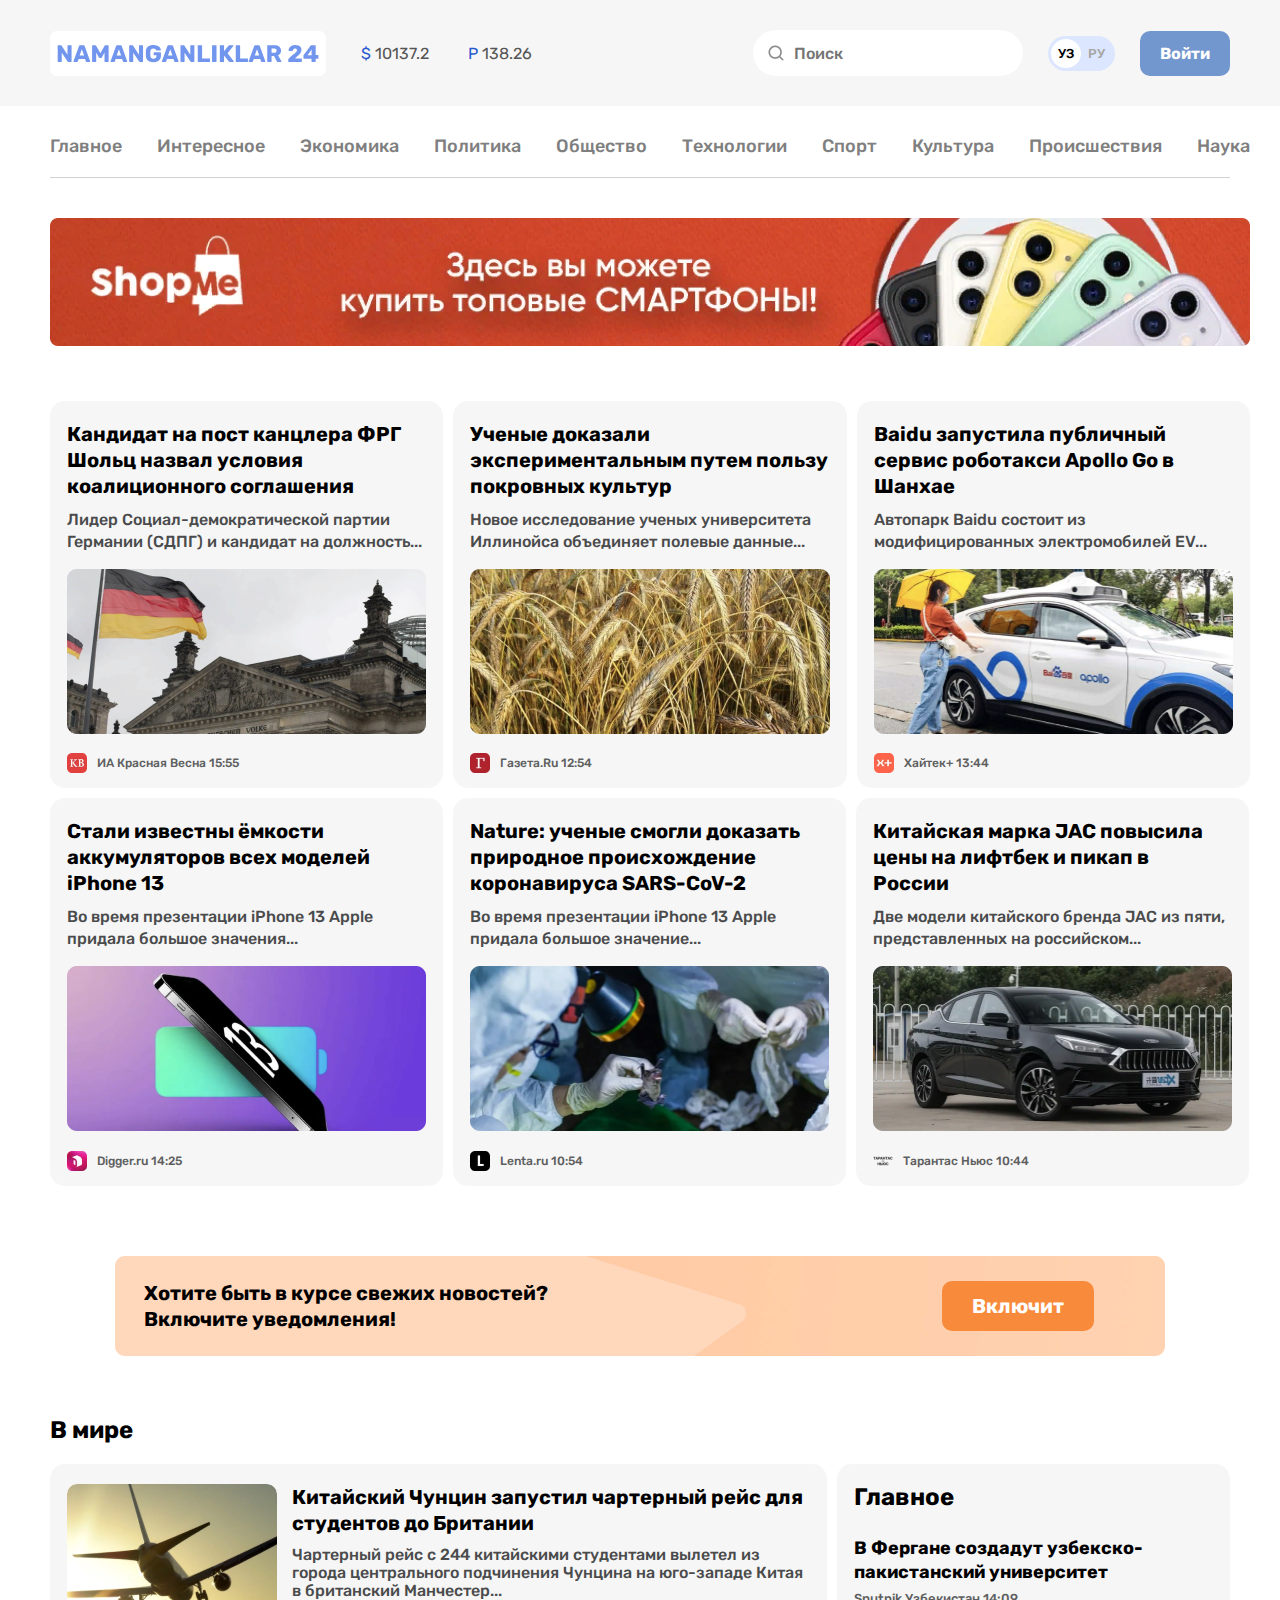
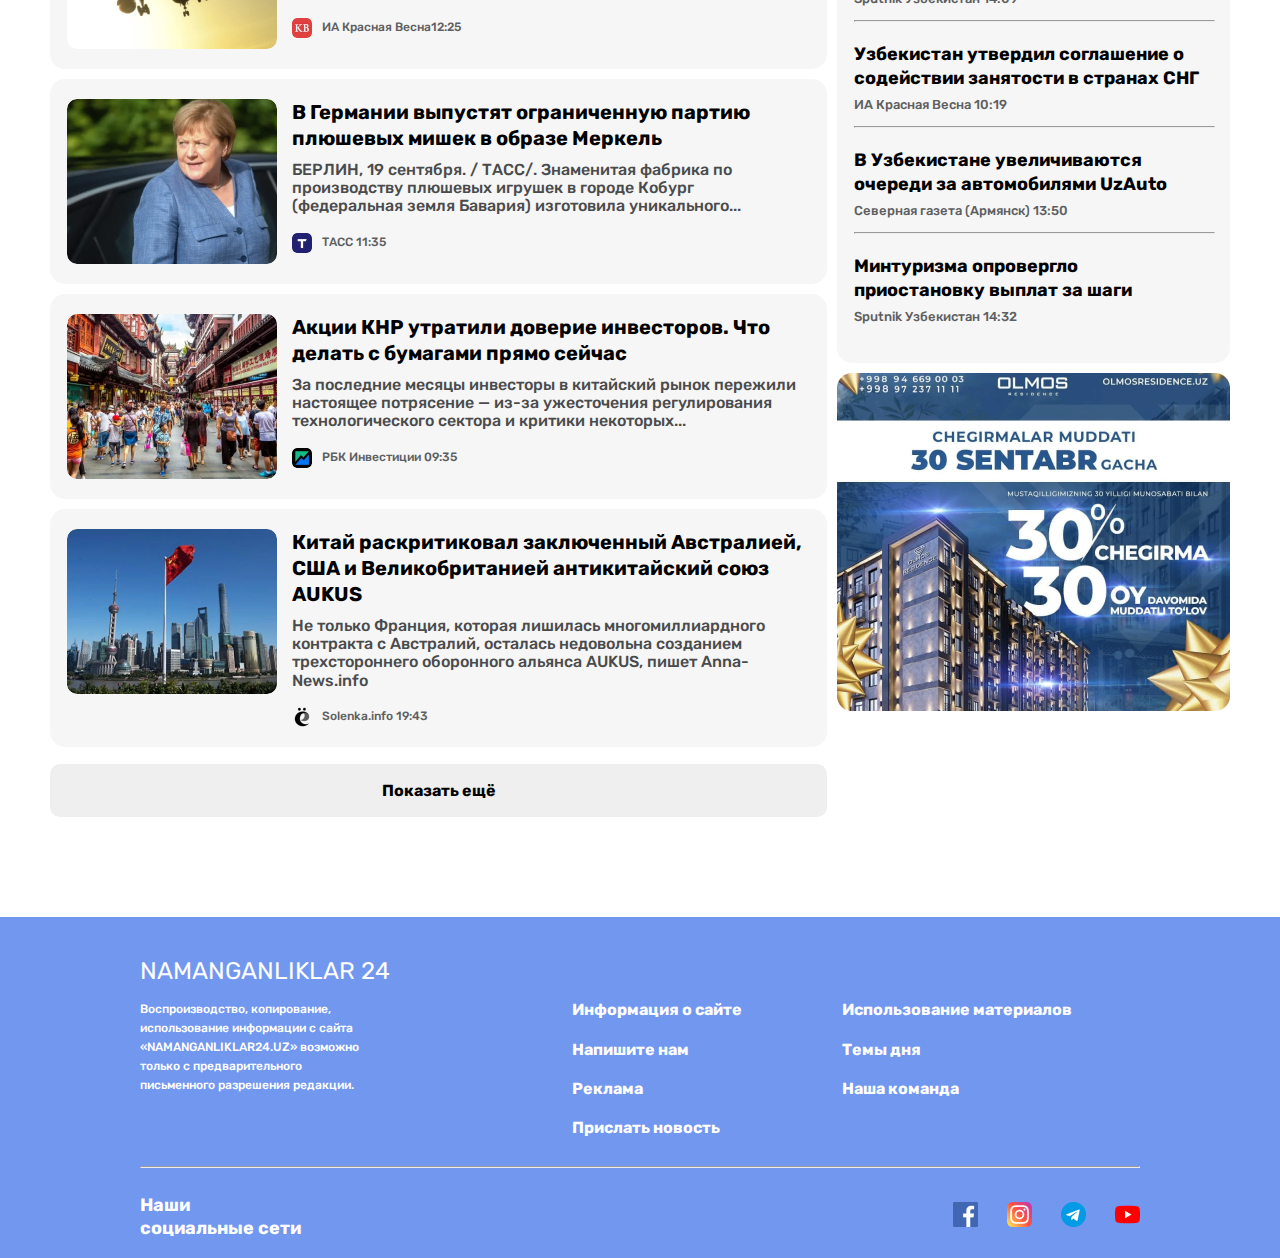
<file: index.html>
<!DOCTYPE html>
<html lang="en">

<head>
  <meta charset="UTF-8">
  <meta name="viewport" content="width=device-width, initial-scale=1.0">
  <title>NAMANGANLIKLAR 24</title>
  <!-- <link rel="stylesheet" href="css/necolas.github.io_normalize.css_8.0.1_normalize.css">
  <link rel="stylesheet" href="style/list.css"> -->
  <link rel="stylesheet" href="style/MINI.CSS">
</head>

<body>

  <!-- HEADER  -->
  <header class="header">
    <div class="header__container container">
      <div class="header__content">
        <a class="header__logo--link" href="####">
          <img class="header__logo" src="img/NAMANGANLIKLAR_24.svg" alt="header logo" width="276" height="45">
        </a>

        <div class="currently__rate--wrapper">
          <span class="currently__rate"><b>$</b> 10137.2</span>
          <span class="currently__rate"><b>P</b> 138.26</span>
        </div>

        <!-- SEARCH-input  -->
        <form class="search__form" action="https://echo.htmlacademy.ru" method="GET">
          <input class="search__input" type="text" placeholder="Поиск" aria-label="Поиск" name="text-search">

        </form>

        <div class="language__toggler">
          <div class="language language__uz">УЗ</div>
          <div class="language language__ru">РУ</div>
        </div>

        <a class="button" href="index4.html">Войти</a>
      </div>
    </div>
  </header>

  <!-- SITENAV -->
  <nav class="sitenav container">
    <ul class="sietnav__list">
      <li class="sitenav__item"><a href="index2.html" class="sitenav__link">Главное</a></li>
      <li class="sitenav__item"><a href="index2.html" class="sitenav__link">Интересное</a></li>
      <li class="sitenav__item"><a href="index2.html" class="sitenav__link">Экономика</a></li>
      <li class="sitenav__item"><a href="index2.html" class="sitenav__link">Политика</a></li>
      <li class="sitenav__item"><a href="index2.html" class="sitenav__link">Общество</a></li>
      <li class="sitenav__item"><a href="index2.html" class="sitenav__link">Технологии</a></li>
      <li class="sitenav__item"><a href="index2.html" class="sitenav__link">Спорт</a></li>
      <li class="sitenav__item"><a href="index2.html" class="sitenav__link">Культура</a></li>
      <li class="sitenav__item"><a href="index2.html" class="sitenav__link">Происшествия</a></li>
      <li class="sitenav__item"><a href="index2.html" class="sitenav__link">Наука</a></li>
    </ul>
  </nav>
  <a class=" image container " target="_blank" href="https://apple.com"><img src="img/optimize_3.png" alt="" width="1200"
      height="128"></a>


  <section class=" section__content container">

    <ul class="section__news--ul">
      <li class="section__news--li">
        <div>
          <a href="index3.html" class="section__news">Кандидат на пост канцлера ФРГ Шольц назвал условия коалиционного соглашения</a>
          <p class="section__news--two">Лидер Социал-демократической партии Германии (СДПГ) и кандидат на должность...</p>
          <img class="image__news" src="img/image_14.png" alt="Bu yerd arasm bor" width="359" height="165">
        </div>
        <footer class="footer__small">
          <img src="img/image_15.png" alt="Bu yerda kichik logo bor" width="20" height="20">
          <p class="section__time">ИА Красная Весна 15:55</p>
        </footer>

      </li>
      <li class="section__news--li">
        <div>
          <a href="index3.html" class="section__news">Ученые доказали экспериментальным путем пользу покровных культур</a>
          <p class="section__news--two">Новое исследование ученых университета Иллинойса объединяет полевые данные... </p>
          <img class="image__news" src="img/image 15.png" alt="Bu yerd arasm bor" width="360" height="165">
        </div>
        <footer class="footer__small">
          <img src="img/image 16.png" alt="Bu yerda kichik logo bor" width="20" height="20">
          <p class="section__time">Газета.Ru 12:54 </p>
        </footer>

      </li>
      <li class="section__news--li">
        <div>
          <a href="index3.html" class="section__news">Baidu запустила публичный сервис роботакси Apollo Go  в <br>  Шанхае</a>
          <p class="section__news--two">Автопарк Baidu состоит из модифицированных электромобилей EV... </p>
          <img class="image__news" src="img/image_17.png" alt="Bu yerd arasm bor" width="359" height="165">
        </div>
        <footer class="footer__small">
          <img src="img/image_17.1.png" alt="Bu yerda kichik logo bor" width="20" height="20">
          <p class="section__time">Хайтек+ 13:44</p
        </footer>
      </li>
    </ul>


    <ul class="section__news--ul">
      <li class="section__news--li">
        <div>
          <a href="index3.html" class="section__news">Стали известны ёмкости аккумуляторов всех моделей iPhone 13</a>
          <p class="section__news--two">Во время презентации iPhone 13 Apple придала большое значения...</p>
          <img class="image__news" src="img/image_18.png" alt="Bu yerd arasm bor" width="359" height="165">
        </div>
        <footer class="footer__small">
          <img src="img/image_18.1.png" alt="Bu yerda kichik logo bor" width="20" height="20">
          <p class="section__time">Digger.ru 14:25</p>
        </footer>
      </li>
      <li class="section__news--li">
        <div>
          <a href="index3.html" class="section__news">Nature: ученые смогли доказать природное происхождение коронавируса SARS-CoV-2</a>
          <p class="section__news--two">Во время презентации iPhone 13 Apple придала большое значение...</p>
          <img class="image__news" src="img/image_19.png" alt="Bu yerd arasm bor" width="359" height="165">
        </div>
        <footer class="footer__small">
          <img src="img/image_19.1.png" alt="Bu yerda kichik logo bor" width="20" height="20">
          <p class="section__time">Lenta.ru 10:54</p>
        </footer>
      </li>
      <li class="section__news--li">
        <div>
          <a href="index3.html" class="section__news">Китайская марка JAC повысила цены на лифтбек и пикап в <br> России</a>
          <p class="section__news--two">Две модели китайского бренда JAC из пяти, представленных на российском...</p>
          <img class="image__news" src="img/image_20.png" alt="Bu yerd arasm bor" width="359" height="165">
        </div>
        <footer class="footer__small">
          <img src="img/image_20.1.png" alt="Bu yerda kichik logo bor" width="20" height="20">
          <p class="section__time">Тарантас Ньюс 10:44</p>
        </footer>
      </li>
    </ul>

  </section>

  <div class="list__link">
    <h3 class="list__word--news">Хотите быть в курсе свежих новостей?  Включите уведомления!
    </h3>
    <button class="list__button js-modal-opener  ">Включит </button>
  </div>


  <!-- SITE-LAYOUT  -->
  <section class="site__layout">
    <div class="site__layout--container container"> 
      <h3 class="site__layout--heading">В мире</h3>
      <div class="layout__wrapper">
        <div class="site__layout--left--content">
          <ul class="site__layout--list">
            <li class="site__layout--item">
              <img class="site__layout--item--img" src="img/image_21.png" alt="airplane" width="210" height="165">

              <div class="site__layout--item--inner">
                <a href="index3.html" class="site__layout--item--heading">Китайский Чунцин запустил чартерный рейс для студентов до Британии</a>
                <p class="site__layout--item--text">Чартерный рейс с 244 китайскими студентами вылетел из города центрального подчинения Чунцина на юго-западе Китая в британский Манчестер...</p>

                
                <div class="site__layout--item--footer">
                  <img class="site__layout--item--footer--img" src="img/image1.1.png" alt="krasnaya vesna" width="20"
                    height="20">
                  <span class="site__layout--item--footer--info">
                    <span class="site__layout--item--footer--info--text">ИА Красная Весна</span>
                    <time>12:25</time>
                  </span>
                </div>
              </div>
            </li>
            <li class="site__layout--item">
              <img class="site__layout--item--img" src="img/image_22.png" alt="airplane" width="210" height="165">

              <div class="site__layout--item--inner">
                <a href="index3.html" class="site__layout--item--heading">В Германии выпустят ограниченную партию плюшевых мишек в образе Меркель</a>
                <p class="site__layout--item--text">БЕРЛИН, 19 сентября. / ТАСС/. Знаменитая фабрика по производству плюшевых игрушек в городе Кобург (федеральная земля Бавария) изготовила уникального...</p>
                <div class="site__layout--item--footer">
                  <img class="site__layout--item--footer--img" src="img/image_22.1.png" alt="krasnaya vesna" width="20"
                    height="20">
                  <span class="site__layout--item--footer--info">
                    <time datetime="2023-12-10 11:35" class="site__layout--item--footer--info--text">ТАСС 11:35</time>
                  </span>
                </div>
              </div>
            </li>
            <li class="site__layout--item">
              <img class="site__layout--item--img" src="img/image_23.png" alt="airplane" width="210" height="165">
              <div class="site__layout--item--inner">
                <a href="index3.html" class="site__layout--item--heading">Акции КНР утратили доверие инвесторов. Что делать с бумагами прямо сейчас</a>
                <p class="site__layout--item--text">За последние месяцы инвесторы в китайский рынок пережили настоящее потрясение — из-за ужесточения регулирования технологического сектора и критики некоторых...</p>
                <div class="site__layout--item--footer">
                  <img class="site__layout--item--footer--img" src="img/image_23.1.png" alt="krasnaya vesna" width="20"
                    height="20">
                  <span class="site__layout--item--footer--info">
                    <time datetime="2023-12-10  9:35" class="site__layout--item--footer--info--text">РБК Инвестиции 09:35</time>

                  </span>
                </div>
              </div>
            </li>
            <li class="site__layout--item">
              <img class="site__layout--item--img" src="img/image_24.png" alt="airplane" width="210" height="165">
              <div class="site__layout--item--inner">
                <a href="index3.html" class="site__layout--item--heading">Китай раскритиковал заключенный Австралией, США и Великобританией антикитайский союз AUKUS</a>
                <p class="site__layout--item--text">Не только Франция, которая лишилась многомиллиардного контракта с Австралий, осталась недовольна созданием трехстороннего оборонного альянса AUKUS, пишет Anna-News.info</p>
                <div class="site__layout--item--footer">
                  <img class="site__layout--item--footer--img" src="img/image_24.1.png" alt="krasnaya vesna" width="20"
                    height="20">
                  <span class="site__layout--item--footer--info">
                    <time datetime="2023-12-10 19:43" class="site--layout--item--footer--info--text">Solenka.info 19:43</time>
                  </span>
                </div>
              </div>
            </li>
       
           
          </ul>
          
            <button class="site__layout--button" type="button">Показать ещё</button>
        </div>

        <div>
          <div class="main__news">
            <h3 class="main__header--news">Главное</h3>
            <div>
              <a href="index3.html" class="main__heading--news">В Фергане создадут узбекско-пакистанский университет</a>
              <p class="main__small--news">Sputnik Узбекистан 14:09</p>
              <hr class="main__line">
            </div>

            <div>
              <a href="index3.html" class="main__heading--news">Узбекистан утвердил соглашение о содействии занятости в странах СНГ</a>
              <p class="main__small--news">ИА Красная Весна 10:19</p>
              <hr class="main__line">
            </div>
            <div>
            <a class="main__heading--news" href="###">В Узбекистане увеличиваются очереди за автомобилями UzAuto</a>
              <p class="main__small--news">Северная газета (Армянск) 13:50</p>
              <hr class="main__line">
            </div>
            <div>
              <a href="index3.html" class="main__heading--news">Минтуризма опровергло приостановку выплат за шаги</a>
              <p class="main__small--news">Sputnik Узбекистан 14:32</p>
            </div>  
          </div>
          <img src="img/image_31.png" alt="Bu yerda rasm bor" width="393" height="338">
        </div>
      </div>
    </div>
  </section>


<footer class="footer-first">
  <div class="footer__inner">

    <div class="footer__list--item">
      <div class="footer__list">
        <h3 class="footer__word">NAMANGANLIKLAR 24</h3>
        <p class="footer__word--two">Воспроизводство, копирование, использование информации с сайта
          «NAMANGANLIKLAR24.UZ» возможно только с предварительного письменного разрешения редакции.
        </p>
      </div>
      <div class="footer__link--list">
        <ul class="footer__ul">
          <li class="footer__link--item"><a class="footer__link--a" href="#">Информация о сайте</a></li>
          <li class="footer__link--item"><a class="footer__link--a" href="#">Напишите нам</a></li>
          <li class="footer__link--item"><a class="footer__link--a" href="#">Реклама</a></li>
          <li class="footer__link--item"><a class="footer__link--a" href="#">Прислать новость</a></li>
        </ul>
        <ul class="footer__ul">
          <li class="footer__link--item"><a class="footer__link--a" href="#">Использование материалов</a></li>
          <li class="footer__link--item"><a class="footer__link--a" href="#">Темы дня</a></li>
          <li class="footer__link--item"><a class="footer__link--a" href="#">Наша команда </a></li>
        </ul>
      </div>
    </div>
    <hr class="footer__line">


    <div class=" footer__links container">
      <h3 class="footer__link--word">Наши социальные сети</h3>

      <div>
        <a class="footer__link--two" target="_blank" href="https://facebook.com"><img src="img/footer_facebook.png"
            alt="Bu yerda facebook logosi bor" width="25" height="25"></a>
        <a class="footer__link--two" target="_blank" href="https://instagram.com"><img src="img/footer_instagram.png"
            alt="Bu yerda instagram logosi bor" width="25" height="25"></a>
        <a class="footer__link--two" target="_blank" href="https://telegram.com"><img src="img/footr_telegram.png"
            alt="Bu yerda telegram logosi bor" width="25" height="25"></a>
        <a class="footer__link--two" target="_blank" href="https://youtube.com"><img src="img/footer_youtube.png"
            alt="Bu yerda you tube logosi bor" width="25" height="25"></a>
      </div>

    </div>
  </div>
</footer>


<div class="modal-none js-modal">
  <div class="modal__block">
    <img class="modal__image js-modal-close" src="img/close.svg" alt="" width="24" height="24">
    <h3 class="modal__text">Хотите быть в курсе свежих новостей?  Включите уведомления!
    </h3>
    <button class="modal__button " type="button">Включит </button>
  </div>
</div>

<script src="modal.js"></script>

</body>
</htm
</file>
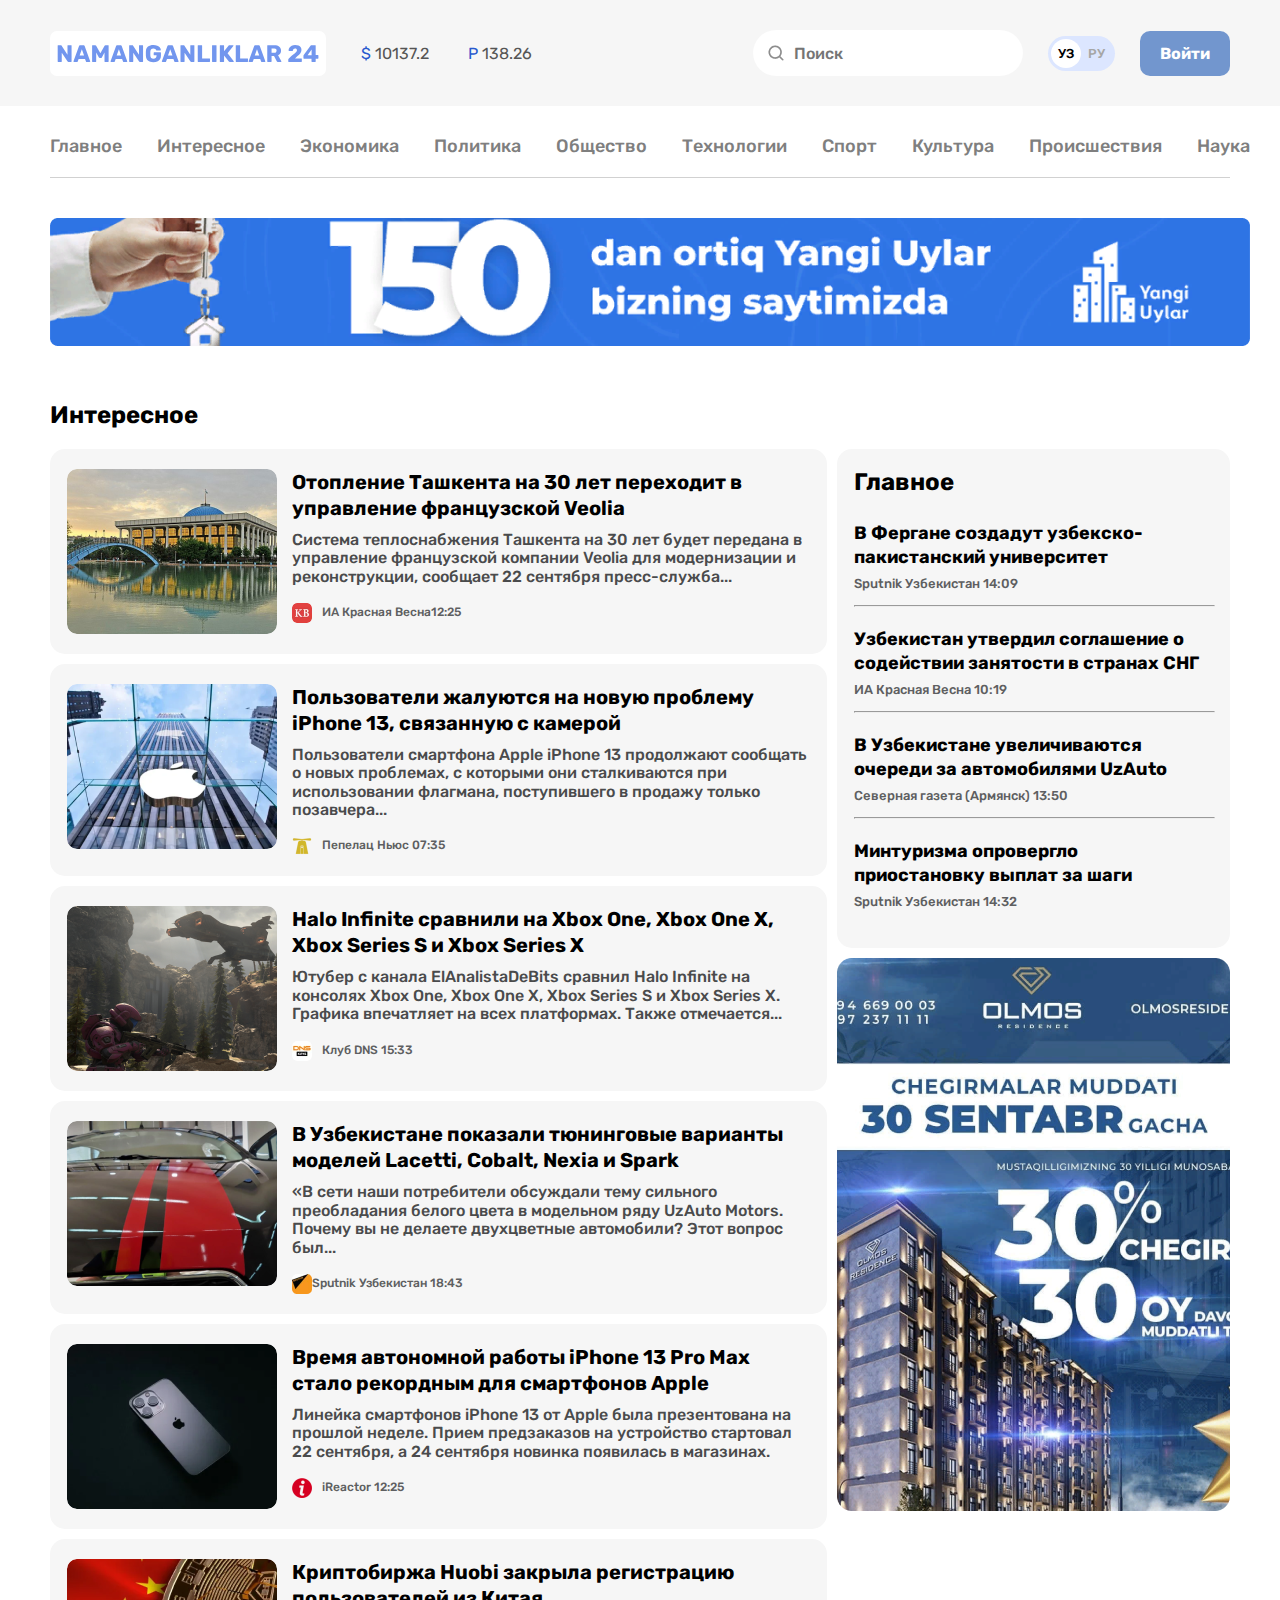
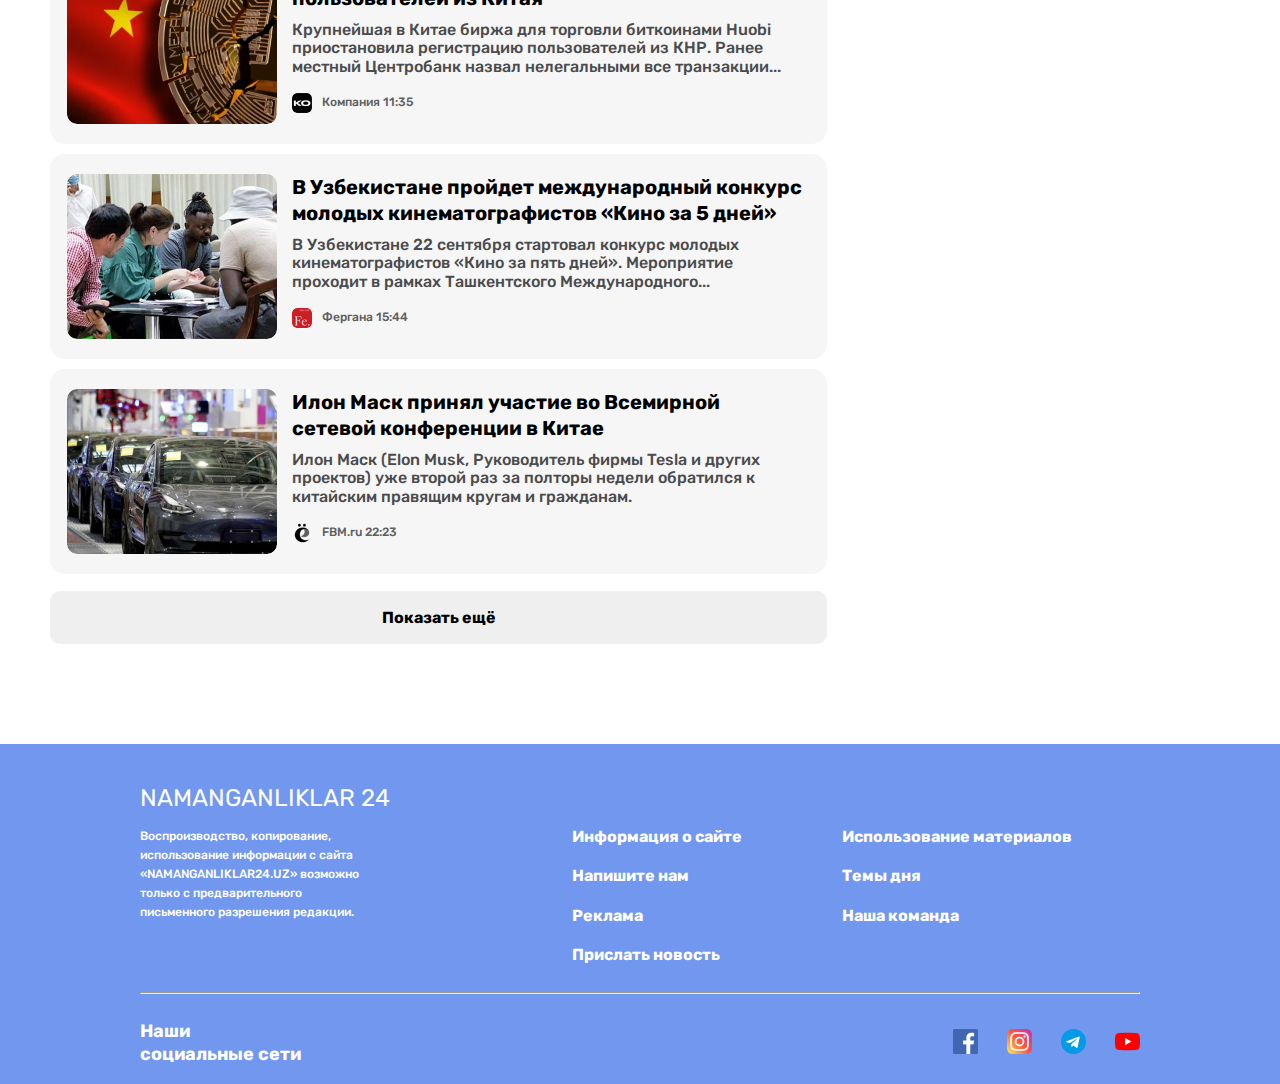
<file: index2.html>
<!DOCTYPE html>
<html lang="en">

<head>
  <meta charset="UTF-8">
  <meta name="viewport" content="width=device-width, initial-scale=1.0">
  <title>Namanganliklar 24</title>
  <!-- <link rel="stylesheet" href="css/necolas.github.io_normalize.css_8.0.1_normalize.css">
  <link rel="stylesheet" href="style/list.css"> -->
  <link rel="stylesheet" href="style/MINI.CSS">
</head>

<body>

  <!-- HEADER  -->
  <header class="header">
    <div class="header__container container">
      <div class="header__content">
        <a class="header__logo--link" href="index.html">
          <img class="header__logo" src="img/NAMANGANLIKLAR_24.svg" alt="header logo" width="276" height="45">
        </a>

        <div class="currently__rate--wrapper">
          <span class="currently__rate"><b>$</b> 10137.2</span>
          <span class="currently__rate"><b>P</b> 138.26</span>
        </div>

        <!-- SEARCH-input  -->
        <form class="search__form" action="https://echo.htmlacademy.ru" method="GET">
          <input class="search__input" type="text" placeholder="Поиск" aria-label="Поиск" name="text-search">

        </form>

        <div class="language__toggler">
          <div class="language language__uz">УЗ</div>
          <div class="language language__ru">РУ</div>
        </div>

        <a class="button" href="index4.html">Войти</a>
      </div>
    </div>
  </header>


  <!-- SITENAV -->
  <nav class="sitenav container">
    <ul class="sietnav__list">
      <li class="sitenav__item"><a href="#####" class="sitenav__link">Главное</a></li>
      <li class="sitenav__item"><a href="#####" class="sitenav__link">Интересное</a></li>
      <li class="sitenav__item"><a href="#####" class="sitenav__link">Экономика</a></li>
      <li class="sitenav__item"><a href="#####" class="sitenav__link">Политика</a></li>
      <li class="sitenav__item"><a href="#####" class="sitenav__link">Общество</a></li>
      <li class="sitenav__item"><a href="#####" class="sitenav__link">Технологии</a></li>
      <li class="sitenav__item"><a href="#####" class="sitenav__link">Спорт</a></li>
      <li class="sitenav__item"><a href="#####" class="sitenav__link">Культура</a></li>
      <li class="sitenav__item"><a href="#####" class="sitenav__link">Происшествия</a></li>
      <li class="sitenav__item"><a href="#####" class="sitenav__link">Наука</a></li>
    </ul>
  </nav>
  <a class=" image container" target="_blank" href="https://apple.com"><img src="img/optimize_1.png" alt="" width="1200"
      height="128"></a>


  <section class="site-layout">
    <div class="site__layout--container container">
      <h3 class="site__layout--heading">Интересное</h3>
      <div class="layout__wrapper">
        <div class="site__layout--left--content">
          <ul class="site__layout--list">
            <li class="site__layout--item">
              <img class="site__layout--item--img" src="img/news.1.png" alt="airplane" width="210" height="165">

              <div class="site__layout--item--inner">
                <a href="index3.html" class="site__layout--item--heading">Отопление Ташкента на 30 лет переходит в управление
                  французской
                  Veolia</a>
                <p class="site__layout--item--text">Система теплоснабжения Ташкента на 30 лет будет передана в
                  управление
                  французской компании Veolia для модернизации и реконструкции, сообщает 22 сентября пресс-служба...</p>


                <div class="site__layout--item--footer">
                  <img class="site__layout--item--footer--img" src="img/image1.1.png" alt="krasnaya vesna" width="20"
                    height="20">
                  <span class="site__layout--item--footer--info">
                    <span class="site__layout--item--footer--info--text">ИА Красная Весна</span>
                    <time datetime="2023-12-10 12:25">12:25</time>
                  </span>
                </div>
              </div>
            </li>
            <li class="site__layout--item">
              <img class="site__layout--item--img" src="img/news.2.png" alt="airplane" width="210" height="165">

              <div class="site__layout--item--inner">
                <a href="index3.html" class="site__layout--item--heading">Пользователи жалуются на новую проблему iPhone 13,
                  связанную с
                  камерой</a>
                <p class="site__layout--item--text">Пользователи смартфона Apple iPhone 13 продолжают сообщать о новых
                  проблемах, с которыми они сталкиваются при использовании флагмана, поступившего в продажу только
                  позавчера...</p>
                <div class="site__layout--item--footer">
                  <img class="site__layout--item--footer--img" src="img/image.2.1.png" alt="krasnaya vesna" width="20"
                    height="20">
                  <span class="site__layout--item--footer--info">
                    <time datetime="2023-12-10 07:35" class="site__layout--item--footer--info--text">Пепелац Ньюс 07:35</time>
                  </span>
                </div>
              </div>
            </li>
            <li class="site__layout--item">
              <img class="site__layout--item--img" src="img/image_3.png" alt="airplane" width="210" height="165">
              <div class="site__layout--item--inner">
                <a href="index3.html" class="site__layout--item--heading">Halo Infinite сравнили на Xbox One, Xbox One X, Xbox
                  Series S и
                  Xbox Series X</a>
                <p class="site__layout--item--text">Ютубер с канала ElAnalistaDeBits сравнил Halo Infinite на консолях
                  Xbox
                  One, Xbox One X, Xbox Series S и Xbox Series X. Графика впечатляет на всех платформах. Также
                  отмечается...</p>
                <div class="site__layout--item--footer">
                  <img class="site__layout--item--footer--img" src="img/image3.1.png" alt="krasnaya vesna" width="20"
                    height="20">
                  <span class="site__layout--item--footer--info">
                    <time datetime="2023-12-10 15:33" class="site__layout--item--footer--info--text">Клуб DNS 15:33</time>
                    
                  </span>
                </div>
              </div>
            </li>
            <li class="site__layout--item">
              <img class="site__layout--item--img" src="img/image.4.png" alt="airplane" width="210" height="165">
              <div class="site__layout--item--inner">
                <a href="index3.html" class="site__layout--item--heading">В Узбекистане показали тюнинговые варианты моделей
                  Lacetti,
                  Cobalt,
                  Nexia и Spark</a>
                <p class="site__layout--item--text">«В сети наши потребители обсуждали тему сильного преобладания белого
                  цвета в модельном ряду UzAuto Motors. Почему вы не делаете двухцветные автомобили? Этот вопрос был...
                </p>
                <div class="site__layout--item--footer">
                  <img class="site___layout--item--footer--img" src="img/image_4.1.png" alt="krasnaya vesna" width="20"
                    height="20">
                  <span class="site__layout--item--footer--info">
                    <time datetime="2023-12-10 18:43" class="site__layout--item--footer--info--text">Sputnik Узбекистан 18:43</time>
                  </span>
                </div>
              </div>
            </li>
            <li class="site__layout--item">
              <img class="site__layout--item--img" src="img/image.5.png" alt="airplane" width="210" height="165">
              <div class="site__layout--item--inner">
                <a href="index3.html" class="site__layout--item--heading">Время автономной работы iPhone 13 Pro Max стало
                  рекордным для
                  смартфонов Apple</a>
                <p class="site__layout--item--text">Линейка смартфонов iPhone 13 от Apple была презентована на прошлой
                  неделе. Прием предзаказов на устройство стартовал 22 сентября, а 24 сентября новинка появилась в
                  магазинах. </p>


                <div class="site__layout--item--footer">
                  <img class="site__layout--item--footer--img" src="img/image.5.1.png" alt="krasnaya vesna" width="20"
                    height="20">
                  <span class="site__layout--item--footer--info">
                    <time datetime="2023-12-10 12:25" class="site__layout--item--footer--info--text">iReactor 12:25</time>
                  
                  </span>
                </div>
              </div>
            </li>
            <li class="site__layout--item">
              <img class="site__layout--item--img" src="img/image.6.png" alt="airplane" width="210" height="165">
              <div class="site__layout--item--inner">
                <a href="index3.html" class="site__layout--item--heading">Криптобиржа Huobi закрыла регистрацию пользователей из
                  Китая
                </a>
                <p class="site__layout--item--text">Крупнейшая в Китае биржа для торговли биткоинами Huobi приостановила
                  регистрацию пользователей из КНР. Ранее местный Центробанк назвал нелегальными все транзакции...</p>


                <div class="site__layout--item--footer">
                  <img class="site__layout--item--footer--img" src="img/image.6.1.png" alt="krasnaya vesna" width="20"
                    height="20">
                  <span class="site__layout--item--footer--info">
                    <time datetime="2023-12-10 11:35" class="site__layout--item--footer--info--text">Компания 11:35 </time>
                  
                  </span>
                </div>
              </div>
            </li>
            <li class="site__layout--item">
              <img class="site__layout--item--img" src="img/image.7.png" alt="airplane" width="210" height="165">
              <div class="site__layout--item--inner">
                <a href="index3.html" class="site__layout--item--heading">В Узбекистане пройдет международный конкурс молодых
                  кинематографистов «Кино за 5 дней»</a>
                <p class="site__layout--item--text">В Узбекистане 22 сентября стартовал конкурс молодых
                  кинематографистов «Кино за пять дней». Мероприятие проходит в рамках Ташкентского Международного...
                </p>

                <div class="site__layout--item--footer">
                  <img class="site__layout--item--footer--img" src="img/image.7.1.png" alt="krasnaya vesna" width="20"
                    height="20">
                  <span class="site__layout--item--footer--info">
                    <time datetime="2023-12-10 15:44" class="site__layout--item--footer--info--text">Фергана 15:44</time>
     
                  </span>
                </div>
              </div>
            </li>
            <li class="site__layout--item">
              <img class="site__layout--item--img" src="img/image.8.png" alt="airplane" width="210" height="165">
              <div class="site__layout--item--inner">
                <a href="index3.html" class="site__layout--item--heading">Илон Маск принял участие во Всемирной сетевой
                  конференции в Китае
                </a>
                <p class="site__layout--item--text">Илон Маск (Elon Musk, Руководитель фирмы Tesla и других проектов)
                  уже второй раз за полторы недели обратился к китайским правящим кругам и гражданам. </p>

                <div class="site__layout--item--footer">
                  <img class="site__layout--item--footer--img" src="img/image.8.1.png" alt="krasnaya vesna" width="20"
                    height="20">
                  <span class="site__layout--item--footer--info">
                    <time datetime="2023-12-10 22:23" class="site__layout--item--footer--info--text">FBM.ru 22:23</time>
                  
                  </span>
                </div>
              </div>
            </li>



          </ul>
          <button class="site-button" type="button">Показать ещё</button>
        </div>

        <div>
          <div class="main-news">
            <h3 class="main__header--news">Главное</h3>
            <div>
              <a href="index3.html" class="main__heading--news">В Фергане создадут узбекско-пакистанский университет</a>
              <p class="main__small--news">Sputnik Узбекистан 14:09</p>
              <hr class="main__line">
            </div>

            <div>
              <a href="index3.html" class="main__heading--news">Узбекистан утвердил соглашение о содействии занятости в странах
                СНГ</a>
              <p class="main__small--news">ИА Красная Весна 10:19</p>
              <hr class="main__line">
            </div>
            <div>
              <a href="index3.html" class="main__heading--news">В Узбекистане увеличиваются очереди за автомобилями UzAuto</a>
              <p class="main__small--news">Северная газета (Армянск) 13:50</p>
              <hr class="main__line">
            </div>
            <div>
              <a href="index3.html" class="main__heading--news">Минтуризма опровергло приостановку выплат за шаги</a>
              <p class="main__small--news">Sputnik Узбекистан 14:32</p>
            </div>
          </div>
          <img src="img/sold_1.png" alt="Bu yerda rasm bor" width="393" height="553">
        </div>
      </div>
    </div>
  </section>



  <footer class="footer-link">
    <div class="footer__inner">

      <div class="footer__list--item">
        <div class="footer__list">
          <h3 class="footer__word">NAMANGANLIKLAR 24</h3>
          <p class="footer__word--two">Воспроизводство, копирование, использование информации с сайта
            «NAMANGANLIKLAR24.UZ» возможно только с предварительного письменного разрешения редакции.
          </p>
        </div>
        <div class="footer__link--list">
          <ul class="footer__ul">
            <li class="footer__link--item"><a class="footer__link--a" href="#">Информация о сайте</a></li>
            <li class="footer__link--item"><a class="footer__link--a" href="#">Напишите нам</a></li>
            <li class="footer__link--item"><a class="footer__link--a" href="#">Реклама</a></li>
            <li class="footer__link--item"><a class="footer__link--a" href="#">Прислать новость</a></li>
          </ul>
          <ul class="footer__ul">
            <li class="footer__link--item"><a class="footer__link--a" href="#">Использование материалов</a></li>
            <li class="footer__link--item"><a class="footer__link--a" href="#">Темы дня</a></li>
            <li class="footer__link--item"><a class="footer__link--a" href="#">Наша команда </a></li>
          </ul>
        </div>
      </div>
      <hr class="footer__line">


      <div class=" footer__links container">
        <h3 class="footer__link--word">Наши социальные сети</h3>

        <div>
          <a class="footer__link--two" target="_blank" href="https://facebook.com"><img src="img/footer_facebook.png"
              alt="Bu yerda facebook logosi bor" width="25" height="25"></a>
          <a class="footer__link--two" target="_blank" href="https://instagram.com"><img src="img/footer_instagram.png"
              alt="Bu yerda instagram logosi bor" width="25" height="25"></a>
          <a class="footer__link--two" target="_blank" href="https://telegram.com"><img src="img/footr_telegram.png"
              alt="Bu yerda telegram logosi bor" width="25" height="25"></a>
          <a class="footer__link--two" target="_blank" href="https://youtube.com"><img src="img/footer_youtube.png"
              alt="Bu yerda you tube logosi bor" width="25" height="25"></a>
        </div>

      </div>
    </div>
  </footer>

</body>

</html>
</file>
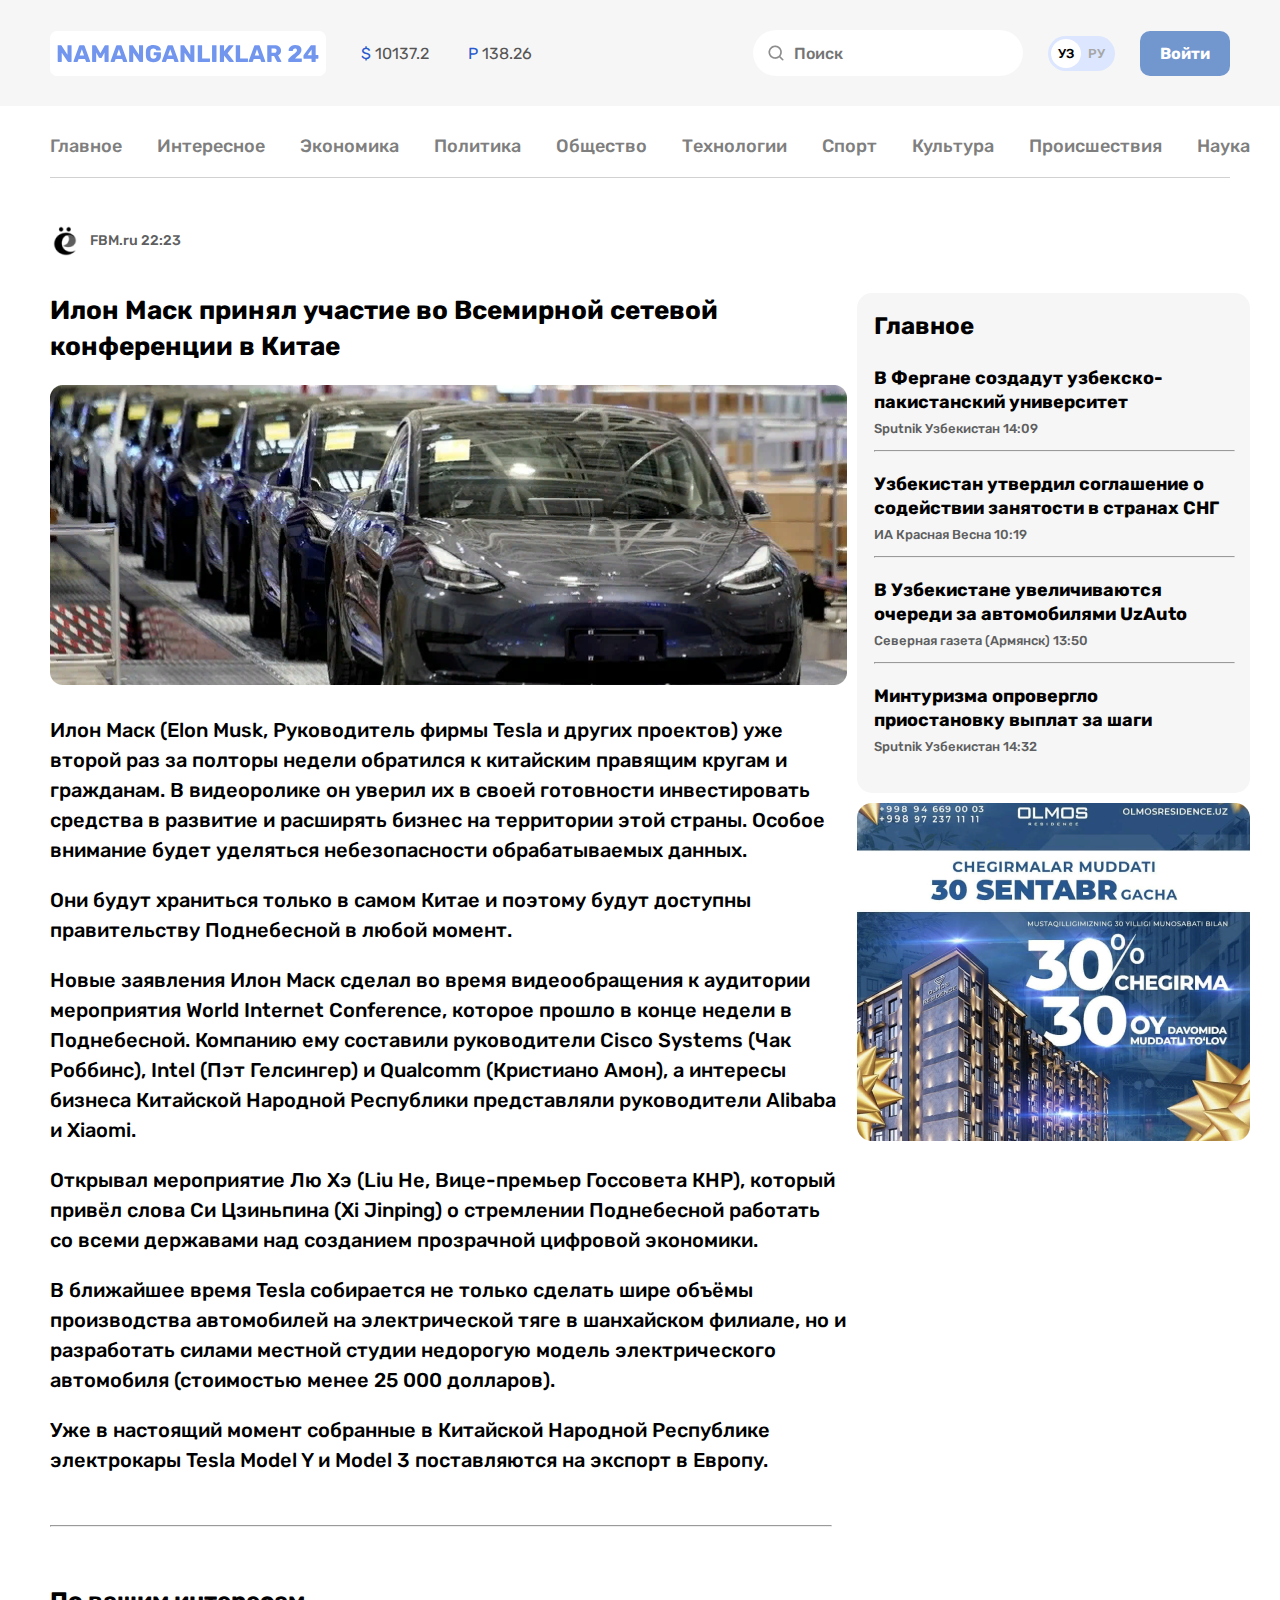
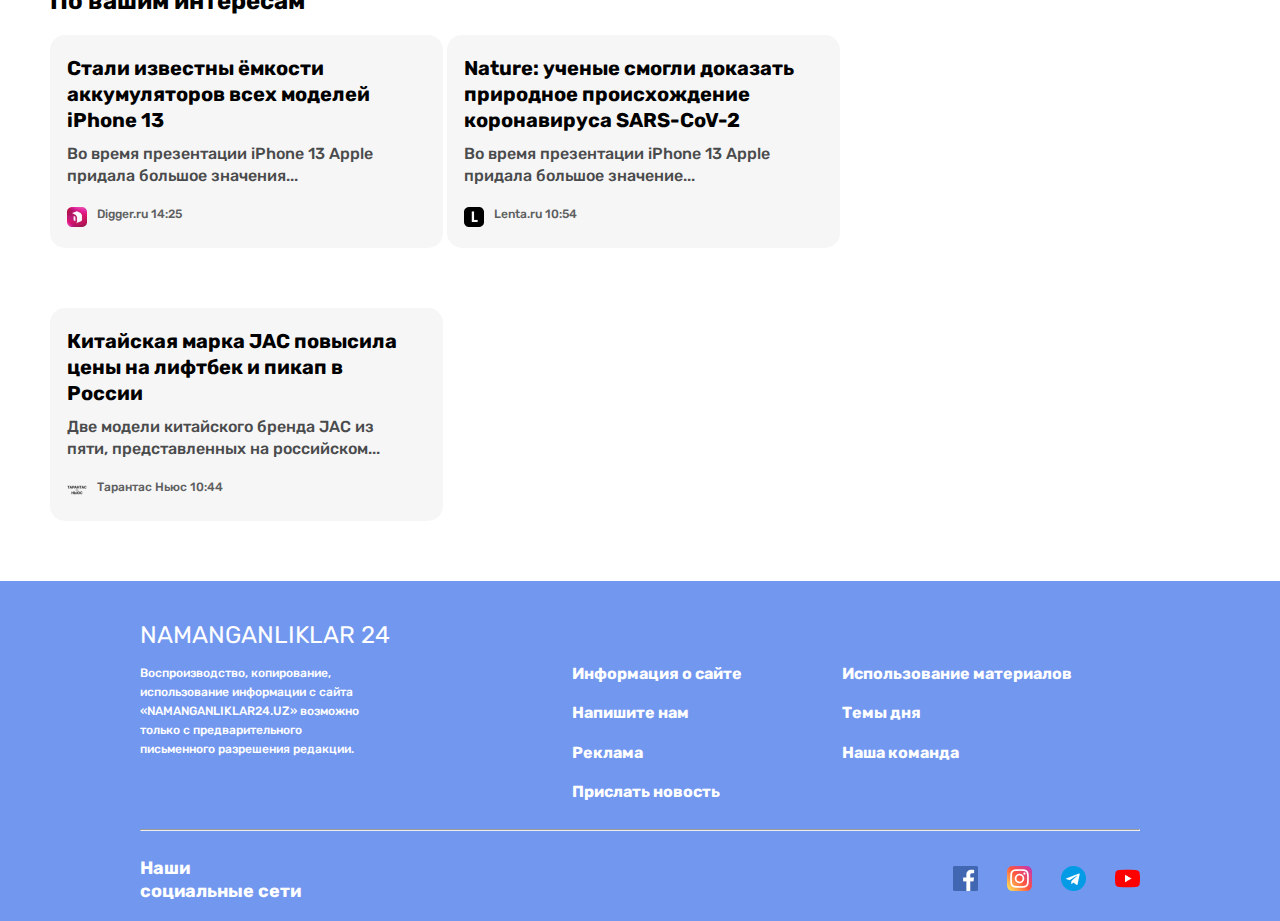
<file: index3.html>
<!DOCTYPE html>
<html lang="en">

<head>
  <meta charset="UTF-8">
  <meta name="viewport" content="width=device-width, initial-scale=1.0">
  <title>Namanganliklar 24</title>
  <!-- <link rel="stylesheet" href="css/necolas.github.io_normalize.css_8.0.1_normalize.css">
  <link rel="stylesheet" href="style/list.css"> -->
  <link rel="stylesheet" href="style/MINI.CSS">
</head>

<body>
  <!-- HEADER  -->
  <header class="header">
    <div class="header__container container">
      <div class="header__content">
        <a class="header__logo--link" href="index.html">
          <img class="header__logo" src="img/NAMANGANLIKLAR_24.svg" alt="header logo" width="276" height="45">
        </a>

        <div class="currently__rate--wrapper">
          <span class="currently__rate"><b>$</b> 10137.2</span>
          <span class="currently__rate"><b>P</b> 138.26</span>
        </div>

        <!-- SEARCH-input  -->
        <form class="search__form" action="https://echo.htmlacademy.ru" method="GET">
          <input class="search__input" type="text" placeholder="Поиск" aria-label="Поиск" name="text-search">

        </form>

        <div class="language__toggler">
          <div class="language language__uz">УЗ</div>
          <div class="language language__ru">РУ</div>
        </div>

        <a class="button" href="index4.html">Войти</a>
      </div>
    </div>
  </header>




  <!-- SITENAV -->
  <nav class="sitenav container">
    <ul class="sietnav__list">
      <li class="sitenav__item"><a href="index2.html" class="sitenav__link">Главное</a></li>
      <li class="sitenav__item"><a href="index2.html" class="sitenav__link">Интересное</a></li>
      <li class="sitenav__item"><a href="index2.html" class="sitenav__link">Экономика</a></li>
      <li class="sitenav__item"><a href="index2.html" class="sitenav__link">Политика</a></li>
      <li class="sitenav__item"><a href="index2.html" class="sitenav__link">Общество</a></li>
      <li class="sitenav__item"><a href="index2.html" class="sitenav__link">Технологии</a></li>
      <li class="sitenav__item"><a href="index2.html" class="sitenav__link">Спорт</a></li>
      <li class="sitenav__item"><a href="index2.html" class="sitenav__link">Культура</a></li>
      <li class="sitenav__item"><a href="index2.html" class="sitenav__link">Происшествия</a></li>
      <li class="sitenav__item"><a href="index2.html" class="sitenav__link">Наука</a></li>
    </ul>
  </nav>

  <section class=" container">
    <div class="tesla__div">
      <img src="img/image10.png" alt="">
      <p class="section__small--word">FBM.ru 22:23</p>
    </div>
    <div class="tesla__content">
      <div>
        <h3 class="heading__general--word">Илон Маск принял участие во Всемирной сетевой конференции в Китае</h3>
        <img class="tesla__image" src="img/image 11.png" alt="" width="797" height="300">
        <p class="section__site--list">Илон Маск (Elon Musk, Руководитель фирмы Tesla и других проектов) уже второй раз за
          полторы недели обратился к
          китайским правящим кругам и гражданам. В видеоролике он уверил их в своей готовности инвестировать средства в
          развитие и расширять бизнес на территории этой страны. Особое внимание будет уделяться небезопасности
          обрабатываемых данных. </p>
        <p class="section__site--list">Они будут храниться только в самом Китае и поэтому будут доступны правительству
          Поднебесной в любой момент.</p>
        <p class="section__site--list">Новые заявления Илон Маск сделал во время видеообращения к аудитории мероприятия
          World Internet Conference,
          которое прошло в конце недели в Поднебесной. Компанию ему составили руководители Cisco Systems (Чак Роббинс),
          Intel (Пэт Гелсингер) и Qualcomm (Кристиано Амон), а интересы бизнеса Китайской Народной Республики
          представляли
          руководители Alibaba и Xiaomi. </p>
        <p class="section__site--list">Открывал мероприятие Лю Хэ (Liu He, Вице-премьер Госсовета КНР), который привёл
          слова Си Цзиньпина (Xi Jinping)
          о стремлении Поднебесной работать со всеми державами над созданием прозрачной цифровой экономики.</p>
        <p class="section__site--list">В ближайшее время Tesla собирается не только сделать шире объёмы производства
          автомобилей на электрической тяге
          в шанхайском филиале, но и разработать силами местной студии недорогую модель электрического автомобиля
          (стоимостью менее 25 000 долларов).</p>
        <p class="section__site--list section__site--list-two"> Уже в настоящий момент собранные в Китайской Народной Республике электрокары Tesla
          Model Y и Model 3
          поставляются на экспорт в Европу.</p>
        <hr class="vector__line">
      </div>
      <div class="main">
        <div class="main__news">
          <h3 class="main__header--news">Главное</h3>
          <div>
            <h3 class="main__heading--news">В Фергане создадут узбекско-пакистанский университет</h3>
            <p class="main__small--news">Sputnik Узбекистан 14:09</p>
            <hr class="main__line">
          </div>
          <div>
            <h3 class="main__heading--news">Узбекистан утвердил соглашение о содействии занятости в странах СНГ</h3>
            <p class="main__small--news">ИА Красная Весна 10:19</p>
            <hr class="main__line">
          </div>
          <div>
            <h3 class="main__heading--news">В Узбекистане увеличиваются очереди за автомобилями UzAuto</h3>
            <p class="main__small--news">Северная газета (Армянск) 13:50</p>
            <hr class="main__line">
          </div>
          <div>
            <h3 class="main__heading--news">Минтуризма опровергло приостановку выплат за шаги</h3>
            <p class="main__small--news">Sputnik Узбекистан 14:32</p>
          </div>
        </div>

        <img src="img/image_31.png" alt="Bu yerda rasm bor" width="393" height="338">
      </div>
    </div>
    </div>
  </section>


  <div class="container">
    <h3 class="list__word">По вашим интересам</h3>
    <div class="background__div">
      <h3 class="site__wrapper">Стали известны ёмкости аккумуляторов всех моделей iPhone 13</h3>
      <p class="site__two--wrapper">Во время презентации iPhone 13 Apple придала большое значения...</p>
      <footer class="small__footer">
        <img src="img/image_18.1.png" alt="Bu yerda kichik rasm bor" width="20" height="20">
        <p class="small__site--word">Digger.ru 14:25</p>
      </footer>
    </div>

    <div class="background__div">
      <h3 class="site__wrapper">Nature: ученые смогли доказать природное происхождение коронавируса SARS-CoV-2</h3>
      <p class="site__two--wrapper">Во время презентации iPhone 13 Apple придала большое значение...</p>
      <footer class="small__footer">
        <img src="img/image_19.1.png" alt="Bu yerda kichik rasm bor" width="20" height="20">
        <p class="small__site--word">Lenta.ru 10:54</p>
      </footer>
    </div>

    <div class="background__div">
      <h3 class="site__wrapper">Китайская марка JAC повысила цены на лифтбек и пикап в<br> России</h3>
      <p class="site__two--wrapper">Две модели китайского бренда JAC из пяти, представленных на российском...</p>
      <footer class="small__footer">
        <img src="img/image_20.1.png" alt="Bu yerda kichk rasm bor" width="20" height="20">
        <p class="small__site--word">Тарантас Ньюс 10:44</p>
      </footer>
    </div>
  </div>

  <footer class="footer-link">
    <div class="footer__inner">

      <div class="footer__list--item">
        <div class="footer__list">
          <h3 class="footer__word">NAMANGANLIKLAR 24</h3>
          <p class="footer__word--two">Воспроизводство, копирование, использование информации с сайта
            «NAMANGANLIKLAR24.UZ» возможно только с предварительного письменного разрешения редакции.
          </p>
        </div>
        <div class="footer__link--list">
          <ul class="footer__ul">
            <li class="footer__link--item"><a class="footer__link--a" href="#">Информация о сайте</a></li>
            <li class="footer__link--item"><a class="footer__link--a" href="#">Напишите нам</a></li>
            <li class="footer__link--item"><a class="footer__link--a" href="#">Реклама</a></li>
            <li class="footer__link--item"><a class="footer__link--a" href="#">Прислать новость</a></li>
          </ul>
          <ul class="footer__ul">
            <li class="footer__link--item"><a class="footer__link--a" href="#">Использование материалов</a></li>
            <li class="footer__link--item"><a class="footer__link--a" href="#">Темы дня</a></li>
            <li class="footer__link--item"><a class="footer__link--a" href="#">Наша команда </a></li>
          </ul>
        </div>
      </div>
      <hr class="footer__line">


      <div class=" footer__links container">
        <h3 class="footer__link--word">Наши социальные сети</h3>

        <div>
          <a class="footer__link--two" target="_blank" href="https://facebook.com"><img src="img/footer_facebook.png"
              alt="Bu yerda facebook logosi bor" width="25" height="25"></a>
          <a class="footer__link--two" target="_blank" href="https://instagram.com"><img src="img/footer_instagram.png"
              alt="Bu yerda instagram logosi bor" width="25" height="25"></a>
          <a class="footer__link--two" target="_blank" href="https://telegram.com"><img src="img/footr_telegram.png"
              alt="Bu yerda telegram logosi bor" width="25" height="25"></a>
          <a class="footer__link--two" target="_blank" href="https://youtube.com"><img src="img/footer_youtube.png"
              alt="Bu yerda you tube logosi bor"  width="25" height="25"></a>
        </div>

      </div>
    </div>
  </footer>
</body>

</html>
</file>
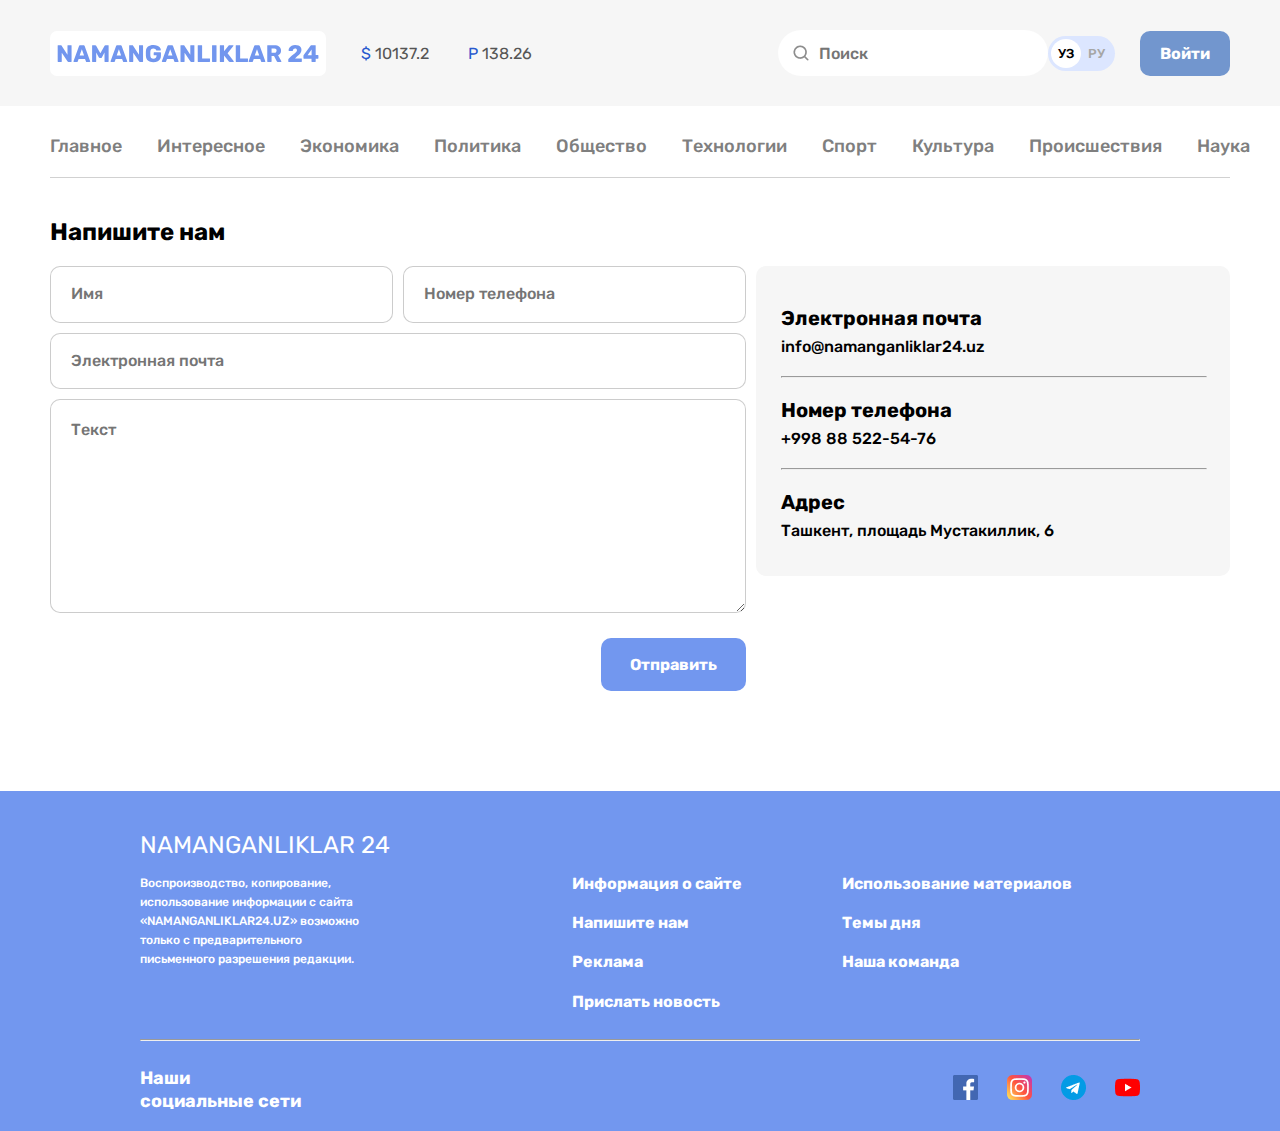
<file: index4.html>
<!DOCTYPE html>
<html lang="uz">

<head>
  <meta charset="UTF-8">
  <meta name="viewport" content="width=device-width, initial-scale=1.0">
  <title>Namanganliklar_24</title>
  <!-- <link rel="stylesheet" href="css/necolas.github.io_normalize.css_8.0.1_normalize.css">

  <link rel="stylesheet" href="style/list.css"> -->
  <link rel="stylesheet" href="style/MINI.CSS">
</head>

<body>
  <!-- HEADER  -->
  <header class="header">
    <div class="header__container container">
      <div class="header__content">
        <a class="header__logo--link" href="index.html">
          <img class="header__logo" src="img/NAMANGANLIKLAR_24.svg" alt="header logo" width="276" height="45">
        </a>

        <div class="currently__rate--wrapper">
          <span class="currently__rate"><b>$</b> 10137.2</span>
          <span class="currently__rate"><b>P</b> 138.26</span>
        </div>

        <!-- SEARCH-input  -->
        <form class="search-form" action="https://echo.htmlacademy.ru" method="GET">
          <input class="search__input" type="text" placeholder="Поиск" aria-label="Поиск" name="text-search">

        </form>

        <div class="language__toggler">
          <div class="language language__uz">УЗ</div>
          <div class="language language__ru">РУ</div>
        </div>

        <a class="button" href="#">Войти</a>
      </div>
    </div>
  </header>
  
  <!-- Sitenav -->
  <nav class="sitenav container">
    <ul class="sietnav__list">
      <li class="sitenav__item"><a href="index2.html" class="sitenav__link">Главное</a></li>
      <li class="sitenav__item"><a href="index2.html" class="sitenav__link">Интересное</a></li>
      <li class="sitenav__item"><a href="index2.html" class="sitenav__link">Экономика</a></li>
      <li class="sitenav__item"><a href="index2.html" class="sitenav__link">Политика</a></li>
      <li class="sitenav__item"><a href="index2.html" class="sitenav__link">Общество</a></li>
      <li class="sitenav__item"><a href="index2.html" class="sitenav__link">Технологии</a></li>
      <li class="sitenav__item"><a href="index2.html" class="sitenav__link">Спорт</a></li>
      <li class="sitenav__item"><a href="index2.html" class="sitenav__link">Культура</a></li>
      <li class="sitenav__item"><a href="index2.html" class="sitenav__link">Происшествия</a></li>
      <li class="sitenav__item"><a href="index2.html" class="sitenav__link">Наука</a></li>
    </ul>
  </nav>



  <div class=" Write__to--us container">
    <h3 class="header__word">Напишите нам</h3>
    <div class="contact">
      <form class="form">
        <div class="text__aria">
          <div class="form__calc">
            <input class="text__name" type="text" placeholder="Имя" required>
          </div>
          <div class="form__calc">
            <input class="text__number" type="number" placeholder="Номер телефона" required>
          </div>
        </div>
        <div>
          <input class="text__email" type="email" placeholder="Электронная почта" required>
        </div>
        <div>
          <textarea class="text__aria--two" placeholder="Текст" cols="30" rows="10"></textarea>
        </div>
        <div class="button__div"><button class=" push-button">Отправить</button></div>  
      </form>

      <div class="email ">
        <div>
          <h3 class="gmail">Электронная почта</h3>
          <p class="small__gmail">info@namanganliklar24.uz</p>
          <hr class="vector">
        </div>
        <div>
          <h3 class="gmail">Номер телефона</h3>
          <p class="small__gmail">+998 88 522-54-76</p>
          <hr class="vector">
        </div>
        <div>
          <h3 class="gmail">Адрес</h3>
          <p class="small__gmail">Ташкент, площадь Мустакиллик, 6 </p>
        </div>
      </div>
    </div>
  </div>


  <footer class="footer">
    <div class="footer__inner">

      <div class="footer__list--item">
        <div class="footer__list">
          <h3 class="footer__word">NAMANGANLIKLAR 24</h3>
          <p class="footer__word--two">Воспроизводство, копирование, использование информации с сайта
            «NAMANGANLIKLAR24.UZ» возможно только с предварительного письменного разрешения редакции.
          </p>
        </div>
        <div class="footer__link--list">
          <ul class="footer__ul">
            <li class="footer__link--item"><a class="footer__link--a" href="#">Информация о сайте</a></li>
            <li class="footer__link--item"><a class="footer__link--a" href="#">Напишите нам</a></li>
            <li class="footer__link--item"><a class="footer__link--a" href="#">Реклама</a></li>
            <li class="footer__link--item"><a class="footer__link--a" href="#">Прислать новость</a></li>
          </ul>
          <ul class="footer__ul">
            <li class="footer__link--item"><a class="footer__link--a" href="#">Использование материалов</a></li>
            <li class="footer__link--item"><a class="footer__link--a" href="#">Темы дня</a></li>
            <li class="footer__link--item"><a class="footer__link--a" href="#">Наша команда </a></li>
          </ul>
        </div>
      </div>
      <hr class="footer__line">


      <div class=" footer__links container">
        <h3 class="footer__link--word">Наши социальные сети</h3>

        <div>
          <a class="footer__link--two" target="_blank" href="https://facebook.com"><img src="img/footer_facebook.png"
              alt="Bu yerda facebook logosi bor" width="25" height="25"></a>
          <a class="footer__link--two" target="_blank" href="https://instagram.com"><img src="img/footer_instagram.png"
              alt="Bu yerda instagram logosi bor" width="25" height="25"></a>
          <a class="footer__link--two" target="_blank" href="https://telegram.com"><img src="img/footr_telegram.png"
              alt="Bu yerda telegram logosi bor" width="25" height="25"></a>
          <a class="footer__link--two" target="_blank" href="https://youtube.com"><img src="img/footer_youtube.png"
              alt="Bu yerda you tube logosi bor" width="25" height="25"></a>
        </div>

      </div>
    </div>
  </footer>
</body>

</html>
</file>
<file: style/list.css>
/* STYLES */
@font-face {
  font-family: 'Rubik';
  src: url('../fonts/Rubik-Regular.woff2') format('woff2'),
    url('../fonts/Rubik-Regular.woff') format('woff');
  font-weight: bold;
  font-style: normal;
  font-display: swap;
}

@font-face {
  font-family: 'Rubik';
  src: url('../fonts/Rubik-Medium.woff2') format('woff2'),
    url('../fonts/Rubik-Medium.woff') format('woff');
  font-weight: normal;
  font-style: normal;
  font-display: swap;
}

@font-face {
  font-family: 'Rubik';
  src: url('../fonts/Rubik-Bold.woff2') format('woff2'),
    url('../fonts/Rubik-Bold.woff') format('woff');
  font-weight: 500;
  font-style: normal;
  font-display: swap;
}

:root {
  --header-color: #7f7f7f;
  --heading-color: #000;
  --text-color: #4a4b4c;
  --text-small-color: #5e5f61;
}

html {
  height: 100%;
  box-sizing: border-box;
  scroll-behavior: smooth;
}

*,
*::before,
*::after {
  box-sizing: inherit;
}

body {
  font-family: "Rubik", "Arial", sans-serif;
  height: 100%;
  display: flex;
  flex-direction: column;
  background-color: #fff;
  margin: 0;
  padding: 0;
}

.container {
  width: 100%;
  max-width: 1300px;
  padding-left: 50px;
  padding-right: 50px;
  margin-left: auto;
  margin-right: auto;
}

*:focus {
  outline: 2px dashed #7296ec;
  outline-offset: 3px;
}


/* STYLE.CSS */

/* HEADER  */
.header {
  background-color: #f6f6f6;
  padding: 30px 0;
}

.header__content {
  display: flex;
  align-items: center;
}

.currently__rate--wrapper {
  margin-right: auto;
}

.header__logo--link {
  display: flex;
  text-decoration: none;
  margin-right: 35px;
}

.header__logo {
  width: 276px;
  height: 45px;
  object-fit: contain;
}

.currently__rate {
  font-family: 'Rubik';
  font-style: normal;
  font-weight: 700;
  font-size: 16px;
  line-height: 19px;
  color: #555;
}

.currently__rate:not(:last-child) {
  margin-right: 35px;
}

.currently__rate b {
  font-weight: 900;
  color: #2959ce;
}

.search__form {
  margin-right: 25px;
}

.search__input {
  border: 0;
  padding-top: 15px;
  padding-bottom: 13px;
  padding-left: 41px;
  border-radius: 60px;
  background-image: url(../img/Mask.png);
  background-repeat: no-repeat;
  background-position: 15px center;
}

.language__toggler {
  padding: 3px;
  display: flex;
  align-items: center;
  background-color: #dce6ff;
  border-radius: 39px;
  margin-right: 25px;
  cursor: pointer;
}

.language {
  font-size: 13px;
  line-height: normal;
  color: var(--section-word);
  font-weight: 400;
  padding: 7px;
}

.language__uz {
  background-color: #fff;
  border-radius: 50%;
}

.language__ru {
  color: #a6a6a6;
}

.button {
  display: block;
  font-size: 16px;
  font-weight: 500;
  line-height: normal;
  color: #fff;
  background-color: #7296ce;
  text-decoration: none;
  border-radius: 10px;
  padding: 13px 20px;
}


/* SITENAV  */
.sitenav {
  padding-top: 30px;
  padding-bottom: 40px;
}

.sietnav__list {
  margin: 0;
  padding: 0;
  padding-bottom: 20px;
  display: flex;
  justify-content: space-between;
  list-style-type: none;
  border-bottom: 1px solid #d1d1d1;
}

.sitenav__item:not(:last-child) {
  margin-right: 35px;
}

.sitenav__link {

  font-size: 18px;
  line-height: 21px;
  text-decoration: none;
  color: var(--header-color);
}

.section__content {
  margin-bottom: 60px;
}

.section__news--ul {
  margin: 0;
  padding: 0;
  margin-bottom: 10px;
  display: flex;
  justify-content: space-between;
}

.section__news--li {
  margin-right: 10px;
  border-radius: 15px;
  padding-top: 20px;
  padding-bottom: 15px;
  padding-left: 17px;
  padding-right: 17px;
  list-style-type: none;
  background-color: #F6F6F6;

}

.section__news {
  text-decoration: none;
  cursor: pointer;
  display: inline-block;
  width: 358px;
  margin-top: 0;
  margin-bottom: 10px;
  color: var(--heading-color);
  font-size: 20px;
  font-family: Rubik;
  font-style: normal;
  font-weight: 500;
  line-height: 26px;
}

.section__news--two {
  margin-top: 0;
  color: var(--text-color);
  font-size: 16px;
  font-family: Rubik;
  font-style: normal;
  font-weight: 400;
  line-height: 22px;
}

.image__news {
  margin-bottom: 15px;
}

.image {
  margin-bottom: 50px;
}

.footer__small {
  margin: 0;
  padding: 0;
  display: flex;
  align-items: center;
}

.section__time {
  margin: 0;
  margin-left: 10px;
  color: var(--text-small-color);
  font-family: Rubik;
  font-size: 12px;
  font-style: normal;
  font-weight: 400;
  line-height: normal;
}

.list__link {
  display: flex;
  justify-content: space-between;
  align-items: center;
  width: 100%;
  max-width: 1050px;
  height: 100%;
  max-height: 100px;
  margin-bottom: 60px;
  padding-top: 24px;
  padding-bottom: 24px;
  padding-right: 71px;
  padding-left: 29px;
  margin-left: auto;
  margin-right: auto;
  background-image: url(../img/Group\ 35\ 1.png);
}

.list__word--news {
  width: 404px;
  margin: 0;
  color: var(--heading-color);
  font-family: Rubik;
  font-size: 20px;
  font-style: normal;
  font-weight: 500;
  line-height: 26px;
}

.list__button {
  border: 0;
  padding: 13px 30px;
  color: #FFF;
  border-radius: 10px;
  background: #F78B3B;
  font-family: Rubik;
  font-size: 20px;
  font-style: normal;
  font-weight: 500;
  line-height: normal;
}

/* SITENAV  */
.sitenav {
  padding-top: 30px;
  padding-bottom: 40px;
}

.sietnav-list {
  margin: 0;
  padding: 0;
  padding-bottom: 20px;
  display: flex;
  justify-content: space-between;
  list-style-type: none;
  border-bottom: 1px solid #d1d1d1;
}

/* .sitenav-item:not(:last-child) {
  margin-right: 35px;
} */

.sitenav-link {
  font-weight: 500;
  font-size: 18px;
  line-height: 21px;
  text-decoration: none;
  color: var(--header-color);
}


/* ADVERTISING  */
.advertising {
  padding-bottom: 50px;
}

.advertising-link {
  display: flex;
  text-decoration: none;
}

.advertising-img {
  width: 1200px;
  height: 128px;
  object-fit: contain;
}



/* SITE-LAYOUT  */

.layout__wrapper {
  display: flex;
}

.site__layout--heading {
  margin-top: 0;
  margin-bottom: 20px;
  font-family: Rubik;
  font-size: 24px;
  font-weight: 500;
  line-height: 28px;
  letter-spacing: 0em;
  text-align: left;
  color: var(--heading-color);

}

.site__layout--left--content {
  width: 100%;
  max-width: 797px;
  margin-right: 10px;
}

.site__layout--list {
  padding: 0;
  margin: 0;
  list-style-type: none;
  margin-bottom: 17px;
}

.site__layout--item {
  display: flex;
  margin-bottom: 10px;
  padding-left: 17px ;
  padding-right: 20px;
  padding-top: 20px;
  padding-bottom: 20px;
  background-color: #f6f6f6;
  border-radius: 15px;
}

.site___layout--item:not(:last-child) {
  margin-bottom: 10px;
}

.site__layout--item--img {
  width: 210px;
  height: 165px;
  object-fit: cover;
  margin-right: 15px;
  border-radius: 10px;
}

.site__layout--item--inner {
  display: flex;
  flex-direction: column;
}

.site__layout--item--heading {
  font-family: Rubik;
  text-decoration: none;
  color: var(--heading-color);
  font-size: 20px;
  font-weight: 500;
  line-height: 26px;
  letter-spacing: 0em;
  text-align: left;
  margin-top: 0;
  margin-bottom: 10px;
  cursor: pointer;
}

.site__layout--item--text {
  margin-top: 0;
  margin-bottom: 17px;
  font-weight: 400;
  font-size: 16px;
  color: var(--text-color);
}

.site__layout--item--footer {
  display: flex;
  align-items: center;
  margin-right: 10px;
}

.site__layout--item--footer--info {
  display: flex;
  align-items: center;
  font-weight: 400;
  font-size: 12px;
  color: var(--text-small-color);
}

.site__layout--item--footer--img {
  width: 20px;
  height: 20px;
  object-fit: contain;
  margin-right: 10px;
  border-radius: 5px;
}

.site__layout--button {
  cursor: pointer;
  display: block;
  width: 100%;
  border: 0;
  margin-bottom: 100px;
  padding: 17px;
  border-radius: 10px;
  font-weight: 500;
  font-size: 16px;
  line-height: normal;
}

.main__news {
  width: 100%;
  max-width: 393px;
  margin-bottom: 10px;
  padding-top: 20px;
  padding-left: 17px;
  padding-right: 20px;
  padding-bottom: 25px;
  border-radius: 15px;
  background: #F6F6F6;
}

.main__header--news {
  margin: 0;
  margin-bottom: 25px;
  color: var(--heading-color);
  font-size: 24px;
  font-family: Rubik;
  font-weight: 500;
}

.main__heading--news {
  margin-top: 0;
display: inline-block;
margin-bottom: 8px;
  text-decoration: none;
  cursor: pointer;
  color: var(--heading-color);
  font-size: 18px;
  font-family: Rubik;
  font-weight: 500;
  line-height: 24px;
}


.main__line {
  margin: 0;
  margin-bottom: 20px;
  width: 359px;
  background-color: #D2D2D2;
}



/* Footer */
.footer-first {
  margin: 0;
  background-color: #7297EF;

}

.footer-div {
  width: 100%;
  max-width: 998px;
}

.footer__list--item {
  display: flex;
  margin-top: 40px;
}

.footer__list {
  margin-right: 168px;

}

.footer__word {
  width: 264px;
  margin-top: 0;
  margin-bottom: 15px;
  color: #FFF;
  font-size: 24px;
  font-family: Rubik;
  font-style: normal;
  font-weight: 700;
  line-height: normal;
  color: #FFFFFF;


}

.footer__word--two {
  width: 229px;
  margin: 0;
  font-family: Rubik;
  font-size: 12px;
  font-weight: 400;
  line-height: 19px;
  letter-spacing: 0em;
  text-align: left;
  color: #fff;

}

.footer__link--list {
  display: flex;
}

.footer__ul {
  margin: 0;
  padding: 0;
  padding-top: 43px;
}

.footer__ul:not(last-child) {
  margin-right: 100px;
}

.footer__ul:nth-child(2) {
  margin-right: 0;
}

.footer__link--item {
  margin-top: 0;
  text-align: left;
  list-style: none;
}

.footer__link--item:not(last-child) {
  margin-bottom: 20px;
}

.footer__link--a {
  color: #fff;
  font-size: 16px;
  font-family: Rubik;
  font-style: normal;
  font-weight: 500;
  line-height: normal;
  text-decoration: none;
}

.footer__line {
  width: 998px;
  color: #CECECE;

}

.footer__link--word {
  width: 161px;
  font-family: Rubik;
  font-size: 18px;
  font-weight: 500;
  line-height: 23px;
  letter-spacing: 0em;
  text-align: left;
  color: #fff;
}

.footer__inner {
  width: 100%;
  max-width: 1000px;
  margin-left: auto;
  margin-right: auto;
}


.footer__links {
  display: flex;
  justify-content: space-between;
  align-items: center;
  padding: 0;
}

.footer__link--word {
  width: 161px;
  font-family: Rubik;
  font-size: 18px;
  font-weight: 500;
  line-height: 23px;
  letter-spacing: 0em;
  text-align: left;
  color: #fff;
}

.footer__link--two:not(:last-child) {
  margin-right: 25px;
}


.modal {
  width: 100%;
  height: 100%;
  background-color: rgba(0, 0, 0, 0.4);
  position: fixed;
  z-index: 999;
  top: 0;
  left: 0;
}

.modal-none {
  display: none;
}

.modal__block {
  text-align: center;
  width: 100%;
  max-width: 850px;
  background-color: #fff;
  border-radius: 20px;
  padding: 50px 169px;
  top: 50%;
  left: 395px;
  position: absolute;
transform: translateY(-50%);

}

.modal__image {
  position: absolute;
  top: 20px;
  right: 20px;
  cursor: pointer;
}

.modal__text {
  margin-top: 0;
  margin-bottom: 25pxx;
  color: #000;
  text-align: center;
  font-family: Rubik;
  font-size: 26px;
  font-style: normal;
  font-weight: 500;
  line-height: 34px;
}

.modal__button {
  border: none;
  margin-top: 0;
  padding-top: 15px;
  padding-bottom: 15px;
  padding-left: 40px;
  padding-right: 40px;
  border-radius: 10px;
  background: #F78B3B;
  color: #FFF;
  font-family: Rubik;
  font-size: 24px;
  font-style: normal;
  font-weight: 500;
  line-height: normal;
  cursor: pointer;


}

/* index.html*/

.footer-link {
  margin: 0;
  background-color: #7297EF;

}

.site-button {
  cursor: pointer;
  display: block;
  width: 100%;
  border: 0;
  margin-bottom: 100px;
  padding: 17px;
  border-radius: 10px;
  font-weight: 500;
  font-size: 16px;
  line-height: normal;
}


.main-news {
  width: 100%;
  max-width: 393px;
  margin-bottom: 10px;
  padding-top: 20px;
  padding-left: 17px;
  padding-right: 20px;
  padding-bottom: 25px;
  border-radius: 15px;
  background: #F6F6F6;
}

.main__header--news {
  margin: 0;
  color: #000;
  font-size: 24px;
  font-family: Rubik;
  font-weight: 500;
}





.main__line {
  margin: 0;
  margin-bottom: 20px;
  width: 359px;
  background-color: #D2D2D2;
}

/* index3.html */
.tesla__content {
  display: flex;
}

.tesla__div {
  display: flex;
  align-items: center;
  margin-bottom: 30px;
}

.tesla__image {
  margin-bottom: 25px;
}

.section__small--word {
  margin-left: 10px;
  color: var(--text-small-color);
  font-family: Rubik;
  font-size: 14px;
  font-style: normal;
  font-weight: 400;
  line-height: normal;
}

.heading__general--word {
  width: 797px;
  margin-top: 0;
  margin-bottom: 20px;
  color: var(--heading-color);
  font-family: Rubik;
  font-size: 26px;
  font-style: normal;
  font-weight: 500;
  line-height: 36px;
}

.section__site--list {
  width: 797px;
  margin-top: 0;
  color: var(--heading-color);
  font-family: Rubik;
  font-size: 20px;
  font-style: normal;
  font-weight: 400;
  line-height: 30px;
}

.section__site--list-two {
  margin-bottom: 50px;
}

.vector__line {
  width: 780px;
  margin: 0;
  margin-bottom: 60px;
  stroke-width: 1px;
  stroke: #D2D2D2;
}

.main {
  margin-left: 10px;
}

.main__news {
  width: 100%;
  max-width: 393px;
  margin-bottom: 10px;
  padding-top: 20px;
  padding-left: 17px;
  padding-right: 20px;
  padding-bottom: 25px;
  border-radius: 15px;
  background: #F6F6F6;
}

.main__header--news {
  margin: 0;
  margin-bottom: 25px;
  color: var(--heading-color);
  font-size: 24px;
  font-family: Rubik;
  font-weight: 500;
}



.main__small--news {
  margin-top: 0;
  color: var(--text-small-color);
  font-size: 13px;
  font-family: Rubik;
}


.list__word {
  margin-top: 0;
  margin-bottom: 20px;
  color: var(--heading-color);
  font-family: Rubik;
  font-size: 24px;
  font-style: normal;
  font-weight: 500;
  line-height: normal;
}

.background__div {
  display: inline-block;
  margin-bottom: 60px;
  padding: 20px 18px 15px 17px;
  border-radius: 15px;
  background-color: #F6F6F6;
}

.site__wrapper {
  width: 358px;
  margin-top: 0;
  margin-bottom: 10px;
  color: var(--heading-color);
  font-family: Rubik;
  font-size: 20px;
  font-style: normal;
  font-weight: 500;
  line-height: 26px;
}

.site__two--wrapper {
  width: 346px;
  margin-top: 0;
  margin-bottom: 20px;
  color: var(--text-color);
  font-family: Rubik;
  font-size: 16px;
  font-style: normal;
  font-weight: 400;
  line-height: 22px;
}

.small__footer {
  display: flex;

}

.small__site--word {
  margin-top: 0;
  color: var(--text-small-color);
  margin-left: 10px;
  font-family: Rubik;
  font-size: 12px;
  font-style: normal;
  font-weight: 400;
  line-height: normal;
}


/* index4.html */
.footer {
  margin: 0;
  background-color: #7297EF;

}

.Write__to--us {
  margin-bottom: 100px;
}

.header__word {
  margin-top: 0;
  margin-bottom: 20px;
  color: var(--heading-color);
  font-family: Rubik;
  font-size: 24px;
  font-style: normal;
  font-weight: 500;
  line-height: normal;
}

.contact {
  display: flex;

}

.form {
  width: 100%;
  max-width: 696px;
  margin-right: 10px;
}

.text__aria {
  display: flex;
  margin-bottom: 10px;
}

.form__calc {
  width: calc(calc(100% - 10px) / 2);
}

.form__calc:nth-child(1) {
  margin-right: 10px;
}

.text__name {
  width: 100%;
  max-width: 343px;
  border-radius: 10px;
  margin-right: 10px;
  padding-top: 18px;
  padding-bottom: 18px;
  padding-left: 20px;
  border: 1px solid rgba(0, 0, 0, 0.20);
  background-color: #fff;
}

.text__number {
  width: 100%;
  max-width: 343px;
  padding-left: 20px;
  padding-top: 18px;
  padding-bottom: 18px;
  border-radius: 10px;
  border: 1px solid rgba(0, 0, 0, 0.20);
  background: #FFF;
}

.text__email {
  width: 100%;
  max-width: 696px;
  border-radius: 10px;
  padding-left: 20px;
  padding-top: 18px;
  padding-bottom: 18px;
  margin-bottom: 10px;
  border: 1px solid rgba(0, 0, 0, 0.20);
  background: #FFF;
}

.text__aria--two {
  min-height: 180px;
  width: 100%;
  resize: vertical;
  color: var(--heading-color);
  padding-left: 20px;
  padding-top: 20px;
  font-family: Rubik;
  font-size: 16px;
  font-style: normal;
  font-weight: 400;
  line-height: normal;
  border-radius: 10px;
  margin-bottom: 20px;
  border: 1px solid rgba(0, 0, 0, 0.20);
  background: #FFF;
}

.button__div {
  display: flex;
  justify-content: flex-end;
}

.push-button {

  width: 145px;
  height: 53px;
  color: #FFF;
  border: 0;
  font-family: Rubik;
  font-size: 16px;
  font-style: normal;
  font-weight: 500;
  line-height: normal;
  border-radius: 10px;
  background: #7297EF;
}

.email {
  width: 494px;
  height: 310px;
  border-radius: 10px;
  padding-top: 40px;
  padding-right: 25px;
  padding-left: 25px;
  padding-bottom: 40px;
  background: #F6F6F6;
}

.gmail {
  margin-top: 0;
  color: var(--heading-color);
  margin-bottom: 7px;
  font-family: Rubik;
  font-size: 20px;
  font-style: normal;
  font-weight: 500;
  line-height: normal;
}

.small__gmail {
  color: var(--heading-color);
  margin-top: 0;
  font-family: Rubik;
  margin-bottom: 20px;
  font-size: 16px;
  font-style: normal;
  font-weight: 400;
  line-height: normal;
}

.small__gmail:nth-child(3) {

  margin-bottom: 0;
}

.vector {
  width: 100%;
  max-width: 780px;
  margin-bottom: 20px;
}
</file>
<file: style/MINI.CSS>
/*! normalize.css v8.0.1 | MIT License | github.com/necolas/normalize.css */button,hr,input{overflow:visible}progress,sub,sup{vertical-align:baseline}body,html{height:100%}.container,.currently__rate--wrapper{margin-right:auto}.site__layout--item--inner,body{-webkit-box-orient:vertical;-webkit-box-direction:normal}html{line-height:1.15;-webkit-text-size-adjust:100%}details,main{display:block}h1{font-size:2em;margin:.67em 0}hr{-webkit-box-sizing:content-box;box-sizing:content-box;height:0}[type=checkbox],[type=radio],legend{-webkit-box-sizing:border-box;padding:0}code,kbd,pre,samp{font-family:monospace,monospace;font-size:1em}a{background-color:transparent}abbr[title]{border-bottom:none;text-decoration:underline;-webkit-text-decoration:underline dotted;text-decoration:underline dotted}b,strong{font-weight:bolder}small{font-size:80%}sub,sup{font-size:75%;line-height:0;position:relative}sub{bottom:-.25em}sup{top:-.5em}img{border-style:none}button,input,optgroup,select,textarea{font-family:inherit;font-size:100%;line-height:1.15;margin:0}button,select{text-transform:none}[type=button],[type=reset],[type=submit],button{-webkit-appearance:button}[type=button]::-moz-focus-inner,[type=reset]::-moz-focus-inner,[type=submit]::-moz-focus-inner,button::-moz-focus-inner{border-style:none;padding:0}[type=button]:-moz-focusring,[type=reset]:-moz-focusring,[type=submit]:-moz-focusring,button:-moz-focusring{outline:ButtonText dotted 1px}fieldset{padding:.35em .75em .625em}legend{box-sizing:border-box;color:inherit;display:table;max-width:100%;white-space:normal}textarea{overflow:auto}[type=checkbox],[type=radio]{box-sizing:border-box}[type=number]::-webkit-inner-spin-button,[type=number]::-webkit-outer-spin-button{height:auto}[type=search]{-webkit-appearance:textfield;outline-offset:-2px}[type=search]::-webkit-search-decoration{-webkit-appearance:none}::-webkit-file-upload-button{-webkit-appearance:button;font:inherit}summary{display:list-item}.modal-none,[hidden],template{display:none}.header__content,.header__logo--link,body{display:-webkit-box;display:-ms-flexbox}@font-face{font-family:Rubik;src:url('../fonts/Rubik-Regular.woff2') format('woff2'),url('../fonts/Rubik-Regular.woff') format('woff');font-weight:700;font-style:normal;font-display:swap}@font-face{font-family:Rubik;src:url('../fonts/Rubik-Medium.woff2') format('woff2'),url('../fonts/Rubik-Medium.woff') format('woff');font-weight:400;font-style:normal;font-display:swap}@font-face{font-family:Rubik;src:url('../fonts/Rubik-Bold.woff2') format('woff2'),url('../fonts/Rubik-Bold.woff') format('woff');font-weight:500;font-style:normal;font-display:swap}:root{--header-color:#7f7f7f;--heading-color:#000;--text-color:#4a4b4c;--text-small-color:#5e5f61}html{-webkit-box-sizing:border-box;box-sizing:border-box;scroll-behavior:smooth}*,::after,::before{-webkit-box-sizing:inherit;box-sizing:inherit}body{font-family:Rubik,Arial,sans-serif;display:flex;-ms-flex-direction:column;flex-direction:column;background-color:#fff;margin:0;padding:0}.container{width:100%;max-width:1300px;padding-left:50px;padding-right:50px;margin-left:auto}:focus{outline:#7296ec dashed 2px;outline-offset:3px}.header{background-color:#f6f6f6;padding:30px 0}.header__content{display:flex;-webkit-box-align:center;-ms-flex-align:center;align-items:center}.header__logo--link{display:flex;text-decoration:none;margin-right:35px}.header__logo{width:276px;height:45px;-o-object-fit:contain;object-fit:contain}.currently__rate{font-family:Rubik;font-style:normal;font-weight:700;font-size:16px;line-height:19px;color:#555}.button,.language{line-height:normal}.currently__rate:not(:last-child),.sitenav__item:not(:last-child){margin-right:35px}.currently__rate b{font-weight:900;color:#2959ce}.search__form{margin-right:25px}.search__input{border:0;padding-top:15px;padding-bottom:13px;padding-left:41px;border-radius:60px;background-image:url(../img/Mask.png);background-repeat:no-repeat;background-position:15px center}.language__toggler{padding:3px;display:-webkit-box;display:-ms-flexbox;display:flex;-webkit-box-align:center;-ms-flex-align:center;align-items:center;background-color:#dce6ff;border-radius:39px;margin-right:25px;cursor:pointer}.language{font-size:13px;color:var(--section-word);font-weight:400;padding:7px}.button,.section__news{font-weight:500;text-decoration:none}.language__uz{background-color:#fff;border-radius:50%}.language__ru{color:#a6a6a6}.button{display:block;font-size:16px;color:#fff;background-color:#7296ce;border-radius:10px;padding:13px 20px}.sietnav-list,.sietnav__list{margin:0;padding:0 0 20px;display:-webkit-box;display:-ms-flexbox;display:flex;-webkit-box-pack:justify;-ms-flex-pack:justify;justify-content:space-between;list-style-type:none;border-bottom:1px solid #d1d1d1}.footer__small,.section__news--ul{display:-webkit-box;display:-ms-flexbox}.sitenav__link{font-size:18px;line-height:21px;text-decoration:none;color:var(--header-color)}.section__content{margin-bottom:60px}.section__news--ul{margin:0 0 10px;padding:0;display:flex;-webkit-box-pack:justify;-ms-flex-pack:justify;justify-content:space-between}.section__news,.section__news--two{margin-top:0;font-style:normal;font-family:Rubik}.section__news--li{margin-right:10px;border-radius:15px;padding:20px 17px 15px;list-style-type:none;background-color:#f6f6f6}.section__news{cursor:pointer;display:inline-block;width:358px;margin-bottom:10px;color:var(--heading-color);font-size:20px;line-height:26px}.section__news--two{color:var(--text-color);font-size:16px;font-weight:400;line-height:22px}.image__news{margin-bottom:15px}.image{margin-bottom:50px}.footer__small{margin:0;padding:0;display:flex;-webkit-box-align:center;-ms-flex-align:center;align-items:center}.advertising-link,.list__link{display:-webkit-box;display:-ms-flexbox}.section__time{margin:0 0 0 10px;color:var(--text-small-color);font-family:Rubik;font-size:12px;font-style:normal;font-weight:400;line-height:normal}.list__button,.list__word--news{font-family:Rubik;font-size:20px;font-style:normal}.list__link{display:flex;-webkit-box-pack:justify;-ms-flex-pack:justify;justify-content:space-between;-webkit-box-align:center;-ms-flex-align:center;align-items:center;width:100%;max-width:1050px;height:100%;max-height:100px;margin-bottom:60px;padding:24px 71px 24px 29px;margin-left:auto;margin-right:auto;background-image:url(../img/Group\ 35\ 1.png)}.list__word--news{width:404px;margin:0;color:var(--heading-color);font-weight:500;line-height:26px}.list__button{border:0;padding:13px 30px;color:#fff;border-radius:10px;background:#f78b3b;font-weight:500;line-height:normal}.sitenav{padding-top:30px;padding-bottom:40px}.sitenav-link{font-weight:500;font-size:18px;line-height:21px;text-decoration:none;color:var(--header-color)}.site__layout--heading,.site__layout--item--heading{color:var(--heading-color);font-weight:500;font-family:Rubik;letter-spacing:0;text-align:left}.advertising{padding-bottom:50px}.advertising-link{display:flex;text-decoration:none}.advertising-img{width:1200px;height:128px;-o-object-fit:contain;object-fit:contain}.contact,.footer__link--list,.layout__wrapper,.small__footer,.tesla__content{display:-webkit-box;display:-ms-flexbox;display:flex}.site__layout--heading{margin-top:0;margin-bottom:20px;font-size:24px;line-height:28px}.site__layout--left--content{width:100%;max-width:797px;margin-right:10px}.site__layout--list{padding:0;margin:0 0 17px;list-style-type:none}.site__layout--item{display:-webkit-box;display:-ms-flexbox;display:flex;margin-bottom:10px;padding:20px 20px 20px 17px;background-color:#f6f6f6;border-radius:15px}.site___layout--item:not(:last-child){margin-bottom:10px}.site__layout--item--img{width:210px;height:165px;-o-object-fit:cover;object-fit:cover;margin-right:15px;border-radius:10px}.site__layout--item--inner{display:-webkit-box;display:-ms-flexbox;display:flex;-ms-flex-direction:column;flex-direction:column}.site__layout--item--heading{text-decoration:none;font-size:20px;line-height:26px;margin-top:0;margin-bottom:10px;cursor:pointer}.site__layout--item--text{margin-top:0;margin-bottom:17px;font-weight:400;font-size:16px;color:var(--text-color)}.site__layout--item--footer{display:-webkit-box;display:-ms-flexbox;display:flex;-webkit-box-align:center;-ms-flex-align:center;align-items:center;margin-right:10px}.site__layout--item--footer--info{display:-webkit-box;display:-ms-flexbox;display:flex;-webkit-box-align:center;-ms-flex-align:center;align-items:center;font-weight:400;font-size:12px;color:var(--text-small-color)}.site__layout--item--footer--img{width:20px;height:20px;-o-object-fit:contain;object-fit:contain;margin-right:10px;border-radius:5px}.site-button,.site__layout--button{cursor:pointer;display:block;width:100%;border:0;margin-bottom:100px;padding:17px;border-radius:10px;font-weight:500;font-size:16px;line-height:normal}.main__heading--news{margin-top:0;display:inline-block;margin-bottom:8px;text-decoration:none;cursor:pointer;color:var(--heading-color);font-size:18px;font-family:Rubik;font-weight:500;line-height:24px}.footer__links,.footer__list--item{display:-webkit-box;display:-ms-flexbox}.footer,.footer-first,.footer-link{margin:0;background-color:#7297ef}.footer-div{width:100%;max-width:998px}.footer__list--item{display:flex;margin-top:40px}.footer__list{margin-right:168px}.footer__word{width:264px;margin-top:0;margin-bottom:15px;font-size:24px;font-family:Rubik;font-style:normal;font-weight:700;line-height:normal;color:#fff}.footer__word--two{width:229px;margin:0;font-family:Rubik;font-size:12px;font-weight:400;line-height:19px;letter-spacing:0;text-align:left;color:#fff}.footer__link--a,.footer__link--word,.modal__button,.modal__text{font-family:Rubik;font-weight:500}.footer__ul{margin:0;padding:43px 0 0}.footer__ul:not(last-child){margin-right:100px}.footer__ul:nth-child(2){margin-right:0}.footer__link--item{margin-top:0;text-align:left;list-style:none}.footer__link--item:not(last-child){margin-bottom:20px}.footer__link--a{color:#fff;font-size:16px;font-style:normal;line-height:normal;text-decoration:none}.footer__line{width:998px;color:#cecece}.footer__inner{width:100%;max-width:1000px;margin-left:auto;margin-right:auto}.footer__links{display:flex;-webkit-box-pack:justify;-ms-flex-pack:justify;justify-content:space-between;-webkit-box-align:center;-ms-flex-align:center;align-items:center;padding:0}.tesla__div,.text__aria{display:-webkit-box;display:-ms-flexbox}.footer__link--word{width:161px;font-size:18px;line-height:23px;letter-spacing:0;text-align:left;color:#fff}.footer__link--two:not(:last-child){margin-right:25px}.modal{width:100%;height:100%;background-color:rgba(0,0,0,.4);position:fixed;z-index:999;top:0;left:0}.modal__block{text-align:center;width:100%;max-width:850px;background-color:#fff;border-radius:20px;padding:50px 169px;top:50%;left:395px;position:absolute;-webkit-transform:translateY(-50%);-ms-transform:translateY(-50%);transform:translateY(-50%)}.modal__image{position:absolute;top:20px;right:20px;cursor:pointer}.modal__text{margin-top:0;margin-bottom:25pxx;color:#000;text-align:center;font-size:26px;font-style:normal;line-height:34px}.modal__button,.section__small--word{line-height:normal;font-style:normal}.modal__button{border:none;margin-top:0;padding:15px 40px;border-radius:10px;background:#f78b3b;color:#fff;font-size:24px;cursor:pointer}.main-news,.main__news{width:100%;max-width:393px;margin-bottom:10px;padding:20px 20px 25px 17px;border-radius:15px;background:#f6f6f6}.main__header--news{color:#000}.main__line{margin:0 0 20px;width:359px;background-color:#d2d2d2}.tesla__div{display:flex;-webkit-box-align:center;-ms-flex-align:center;align-items:center;margin-bottom:30px}.tesla__image{margin-bottom:25px}.section__small--word{margin-left:10px;color:var(--text-small-color);font-family:Rubik;font-size:14px;font-weight:400}.heading__general--word,.main__header--news,.section__site--list{color:var(--heading-color);font-family:Rubik}.heading__general--word{width:797px;margin-top:0;margin-bottom:20px;font-size:26px;font-style:normal;font-weight:500;line-height:36px}.section__site--list{width:797px;margin-top:0;font-size:20px;font-style:normal;font-weight:400;line-height:30px}.section__site--list-two{margin-bottom:50px}.vector__line{width:780px;margin:0 0 60px;stroke-width:1px;stroke:#D2D2D2}.main{margin-left:10px}.main__header--news{margin:0 0 25px;font-size:24px;font-weight:500}.main__small--news{margin-top:0;color:var(--text-small-color);font-size:13px;font-family:Rubik}.header__word,.list__word,.site__wrapper{color:var(--heading-color);font-weight:500;font-family:Rubik;font-style:normal;margin-top:0}.header__word,.list__word{margin-bottom:20px;font-size:24px;line-height:normal}.background__div{display:inline-block;margin-bottom:60px;padding:20px 18px 15px 17px;border-radius:15px;background-color:#f6f6f6}.site__wrapper{width:358px;margin-bottom:10px;font-size:20px;line-height:26px}.site__two--wrapper{width:346px;margin-top:0;margin-bottom:20px;color:var(--text-color);font-family:Rubik;font-size:16px;font-style:normal;font-weight:400;line-height:22px}.form,.text__name{width:100%;margin-right:10px}.small__site--word,.text__aria--two{font-family:Rubik;font-style:normal;font-weight:400;line-height:normal}.small__site--word{margin-top:0;color:var(--text-small-color);margin-left:10px;font-size:12px}.Write__to--us{margin-bottom:100px}.form{max-width:696px}.text__aria{display:flex;margin-bottom:10px}.form__calc{width:calc(calc(100% - 10px)/ 2)}.form__calc:first-child{margin-right:10px}.text__name{max-width:343px;border-radius:10px;padding-top:18px;padding-bottom:18px;padding-left:20px;border:1px solid rgba(0,0,0,.2);background-color:#fff}.text__email,.text__number{border-radius:10px;padding-top:18px;padding-bottom:18px;width:100%;padding-left:20px;background:#fff}.text__number{max-width:343px;border:1px solid rgba(0,0,0,.2)}.text__email{max-width:696px;margin-bottom:10px;border:1px solid rgba(0,0,0,.2)}.text__aria--two{min-height:180px;width:100%;resize:vertical;color:var(--heading-color);padding-left:20px;padding-top:20px;font-size:16px;border-radius:10px;margin-bottom:20px;border:1px solid rgba(0,0,0,.2);background:#fff}.button__div{display:-webkit-box;display:-ms-flexbox;display:flex;-webkit-box-pack:end;-ms-flex-pack:end;justify-content:flex-end}.push-button{width:145px;height:53px;color:#fff;border:0;font-family:Rubik;font-size:16px;font-style:normal;font-weight:500;line-height:normal;border-radius:10px;background:#7297ef}.gmail,.small__gmail{color:var(--heading-color);margin-top:0;font-family:Rubik;font-style:normal;line-height:normal}.email{width:494px;height:310px;border-radius:10px;padding:40px 25px;background:#f6f6f6}.gmail{margin-bottom:7px;font-size:20px;font-weight:500}.small__gmail{margin-bottom:20px;font-size:16px;font-weight:400}.small__gmail:nth-child(3){margin-bottom:0}.vector{width:100%;max-width:780px;margin-bottom:20px}
</file>
